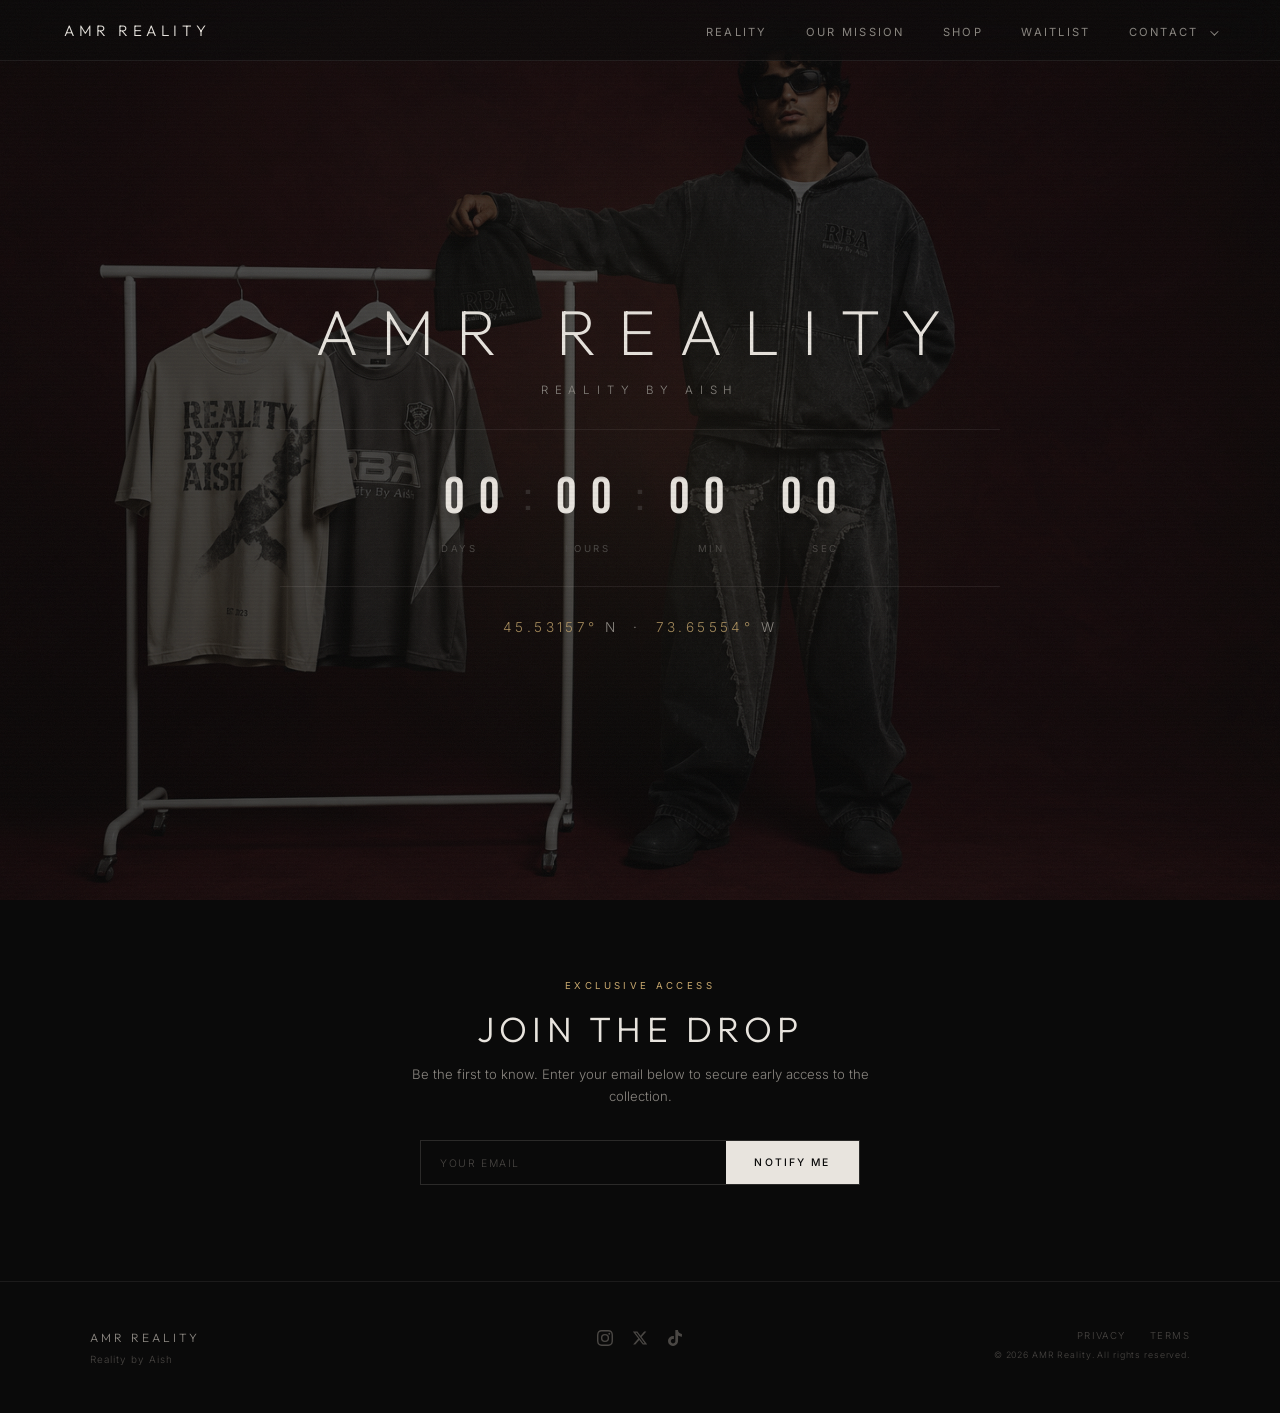
<file: index.html>
<!DOCTYPE html>
<html lang="en">
<head>
  <meta charset="UTF-8" />
  <meta name="viewport" content="width=device-width, initial-scale=1.0" />

  <!-- SEO -->
  <title>AMR Reality — Reality by Aish | Coming Soon</title>
  <meta name="description" content="AMR Reality is a premium fashion label by Aish. Rooted in Montreal, designed for everywhere. Join the waitlist for exclusive early access to the first drop." />
  <meta name="keywords" content="AMR Reality, Reality by Aish, RBA, streetwear, fashion, Montreal, premium clothing, limited drop" />
  <meta name="author" content="AMR Reality" />
  <meta name="robots" content="index, follow" />
  <link rel="canonical" href="https://amrreality.com/" />

  <!-- Open Graph -->
  <meta property="og:type" content="website" />
  <meta property="og:title" content="AMR Reality — Reality by Aish" />
  <meta property="og:description" content="Premium fashion rooted in Montreal. Join the waitlist for exclusive early access to the first drop." />
  <meta property="og:url" content="https://amrreality.com/" />
  <meta property="og:site_name" content="AMR Reality" />
  <meta property="og:image" content="https://amrreality.com/bg.png" />
  <meta property="og:image:width" content="1200" />
  <meta property="og:image:height" content="630" />

  <!-- Twitter Card -->
  <meta name="twitter:card" content="summary_large_image" />
  <meta name="twitter:title" content="AMR Reality — Reality by Aish" />
  <meta name="twitter:description" content="Premium fashion rooted in Montreal. Join the waitlist." />
  <meta name="twitter:image" content="https://amrreality.com/bg.png" />

  <!-- Favicon -->
  <link rel="icon" type="image/png" href="favicon.png" />
  <link rel="apple-touch-icon" href="favicon.png" />

  <!-- Theme -->
  <meta name="theme-color" content="#0a0a0a" />

  <!-- Structured Data -->
  <script type="application/ld+json">
  {
    "@context": "https://schema.org",
    "@type": "Organization",
    "name": "AMR Reality",
    "alternateName": "Reality by Aish",
    "url": "https://amrreality.com",
    "logo": "https://amrreality.com/favicon.png",
    "description": "Premium fashion label rooted in Montreal. Streetwear meets structure.",
    "sameAs": []
  }
  </script>

  <link rel="stylesheet" href="style.css" />
</head>
<body>

  <div class="scanlines" aria-hidden="true"></div>

  <!-- ═══ NAVBAR ═══ -->
  <nav class="navbar" id="navbar">
    <a href="index.html" class="navbar__brand">AMR Reality</a>
    <button class="navbar__hamburger" id="nav-toggle" aria-label="Toggle navigation">
      <span></span><span></span><span></span>
    </button>
    <ul class="navbar__links" id="nav-menu">
      <li><a href="index.html">Reality</a></li>
      <li><a href="mission.html">Our Mission</a></li>
      <li><a href="shop.html">Shop</a></li>
      <li><a href="#waitlist">Waitlist</a></li>
      <li class="navbar__dropdown" id="contact-dropdown">
        <button class="navbar__dropdown-toggle" aria-expanded="false">
          Contact <span class="navbar__dropdown-icon"></span>
        </button>
        <div class="navbar__dropdown-menu">
          <a href="#footer">Contact Us</a>
          <a href="modeling.html">Model With Us</a>
        </div>
      </li>
    </ul>
  </nav>

  <!-- ═══ HERO ═══ -->
  <section class="hero" id="hero">
    <div class="hero__inner">

      <header class="brand">
        <h1 class="brand__title">AMR Reality</h1>
        <p class="brand__subtitle">Reality by Aish</p>
      </header>

      <hr class="divider" />

      <section class="countdown-section" aria-label="Launch countdown">
        <div class="countdown" id="countdown">
          <div class="countdown__group">
            <div class="countdown__digits" id="cd-days"></div>
          </div>
          <span class="countdown__sep">:</span>
          <div class="countdown__group">
            <div class="countdown__digits" id="cd-hours"></div>
          </div>
          <span class="countdown__sep">:</span>
          <div class="countdown__group">
            <div class="countdown__digits" id="cd-minutes"></div>
          </div>
          <span class="countdown__sep">:</span>
          <div class="countdown__group">
            <div class="countdown__digits" id="cd-seconds"></div>
          </div>
        </div>
        <div class="countdown__labels">
          <span class="countdown__label">Days</span>
          <span class="countdown__label">Hours</span>
          <span class="countdown__label">Min</span>
          <span class="countdown__label">Sec</span>
        </div>
      </section>

      <hr class="divider" />

      <section class="coordinates">
        <p class="coordinates__text">
          <span class="coord-highlight">45.53157&deg;</span> N &nbsp;&middot;&nbsp;
          <span class="coord-highlight">73.65554&deg;</span> W
        </p>
      </section>

    </div>
  </section>

  <!-- ═══ WAITLIST ═══ -->
  <section class="waitlist" id="waitlist">
    <p class="waitlist__label">Exclusive Access</p>
    <h2 class="waitlist__heading">Join the Drop</h2>
    <p class="waitlist__desc">Be the first to know. Enter your email below to secure early access to the collection.</p>
    <form class="waitlist__form" id="waitlist-form" onsubmit="return false;">
      <input type="email" class="waitlist__input" id="waitlist-email" placeholder="Your email" required autocomplete="email" />
      <button type="submit" class="waitlist__btn" id="waitlist-btn">Notify Me</button>
    </form>
    <p class="waitlist__success" id="waitlist-success">You're on the list.</p>
  </section>

  <!-- ═══ FOOTER ═══ -->
  <footer class="site-footer" id="footer">
    <div class="footer__inner">
      <div class="footer__left">
        <p class="footer__brand">AMR Reality</p>
        <p class="footer__tagline">Reality by Aish</p>
      </div>
      <div class="footer__socials">
        <a href="#" aria-label="Instagram">
          <svg viewBox="0 0 24 24"><path d="M12 2.163c3.204 0 3.584.012 4.85.07 3.252.148 4.771 1.691 4.919 4.919.058 1.265.069 1.645.069 4.849 0 3.205-.012 3.584-.069 4.849-.149 3.225-1.664 4.771-4.919 4.919-1.266.058-1.644.07-4.85.07-3.204 0-3.584-.012-4.849-.07-3.26-.149-4.771-1.699-4.919-4.92-.058-1.265-.07-1.644-.07-4.849 0-3.204.013-3.583.07-4.849.149-3.227 1.664-4.771 4.919-4.919 1.266-.057 1.645-.069 4.849-.069zM12 0C8.741 0 8.333.014 7.053.072 2.695.272.273 2.69.073 7.052.014 8.333 0 8.741 0 12c0 3.259.014 3.668.072 4.948.2 4.358 2.618 6.78 6.98 6.98C8.333 23.986 8.741 24 12 24c3.259 0 3.668-.014 4.948-.072 4.354-.2 6.782-2.618 6.979-6.98.059-1.28.073-1.689.073-4.948 0-3.259-.014-3.667-.072-4.947-.196-4.354-2.617-6.78-6.979-6.98C15.668.014 15.259 0 12 0zm0 5.838a6.162 6.162 0 100 12.324 6.162 6.162 0 000-12.324zM12 16a4 4 0 110-8 4 4 0 010 8zm6.406-11.845a1.44 1.44 0 100 2.881 1.44 1.44 0 000-2.881z"/></svg>
        </a>
        <a href="#" aria-label="X">
          <svg viewBox="0 0 24 24"><path d="M18.244 2.25h3.308l-7.227 8.26 8.502 11.24H16.17l-5.214-6.817L4.99 21.75H1.68l7.73-8.835L1.254 2.25H8.08l4.713 6.231zm-1.161 17.52h1.833L7.084 4.126H5.117z"/></svg>
        </a>
        <a href="#" aria-label="TikTok">
          <svg viewBox="0 0 24 24"><path d="M12.525.02c1.31-.02 2.61-.01 3.91-.02.08 1.53.63 3.09 1.75 4.17 1.12 1.11 2.7 1.62 4.24 1.79v4.03c-1.44-.05-2.89-.35-4.2-.97-.57-.26-1.1-.59-1.62-.93-.01 2.92.01 5.84-.02 8.75-.08 1.4-.54 2.79-1.35 3.94-1.31 1.92-3.58 3.17-5.91 3.21-1.43.08-2.86-.31-4.08-1.03-2.02-1.19-3.44-3.37-3.65-5.71-.02-.5-.03-1-.01-1.49.18-1.9 1.12-3.72 2.58-4.96 1.66-1.44 3.98-2.13 6.15-1.72.02 1.48-.04 2.96-.04 4.44-.99-.32-2.15-.23-3.02.37-.63.41-1.11 1.04-1.36 1.75-.21.51-.15 1.07-.14 1.61.24 1.64 1.82 3.02 3.5 2.87 1.12-.01 2.19-.66 2.77-1.61.19-.33.4-.67.41-1.06.1-1.79.06-3.57.07-5.36.01-4.03-.01-8.05.02-12.07z"/></svg>
        </a>
      </div>
      <div class="footer__right">
        <div class="footer__links">
          <a href="privacy.html">Privacy</a>
          <a href="terms.html">Terms</a>
        </div>
        <p class="footer__copy">&copy; 2026 AMR Reality. All rights reserved.</p>
      </div>
    </div>
  </footer>

  <!-- ═══ MOBILE BOTTOM NAV ═══ -->
  <nav class="mobile-nav" id="mobile-nav">
    <a href="index.html" class="mobile-nav__item mobile-nav__active">
      <svg viewBox="0 0 24 24" fill="none" stroke="currentColor" stroke-width="1.5"><path d="M3 9.5L12 3l9 6.5V20a1 1 0 01-1 1H4a1 1 0 01-1-1V9.5z"/></svg>
      <span>Home</span>
    </a>
    <a href="shop.html" class="mobile-nav__item">
      <svg viewBox="0 0 24 24" fill="none" stroke="currentColor" stroke-width="1.5"><path d="M6 2L3 6v14a2 2 0 002 2h14a2 2 0 002-2V6l-3-4z"/><line x1="3" y1="6" x2="21" y2="6"/><path d="M16 10a4 4 0 01-8 0"/></svg>
      <span>Shop</span>
    </a>
    <button class="mobile-nav__item" id="mobile-search-btn">
      <svg viewBox="0 0 24 24" fill="none" stroke="currentColor" stroke-width="1.5"><circle cx="11" cy="11" r="8"/><line x1="21" y1="21" x2="16.65" y2="16.65"/></svg>
      <span>Search</span>
    </button>
    <a href="shop.html" class="mobile-nav__item">
      <svg viewBox="0 0 24 24" fill="none" stroke="currentColor" stroke-width="1.5"><circle cx="9" cy="21" r="1"/><circle cx="20" cy="21" r="1"/><path d="M1 1h4l2.68 13.39a2 2 0 002 1.61h9.72a2 2 0 002-1.61L23 6H6"/></svg>
      <span>Cart</span>
    </a>
    <a href="mission.html" class="mobile-nav__item">
      <svg viewBox="0 0 24 24" fill="none" stroke="currentColor" stroke-width="1.5"><path d="M20 21v-2a4 4 0 00-4-4H8a4 4 0 00-4 4v2"/><circle cx="12" cy="7" r="4"/></svg>
      <span>About</span>
    </a>
  </nav>

  <script src="script.js"></script>
</body>
</html>
</file>
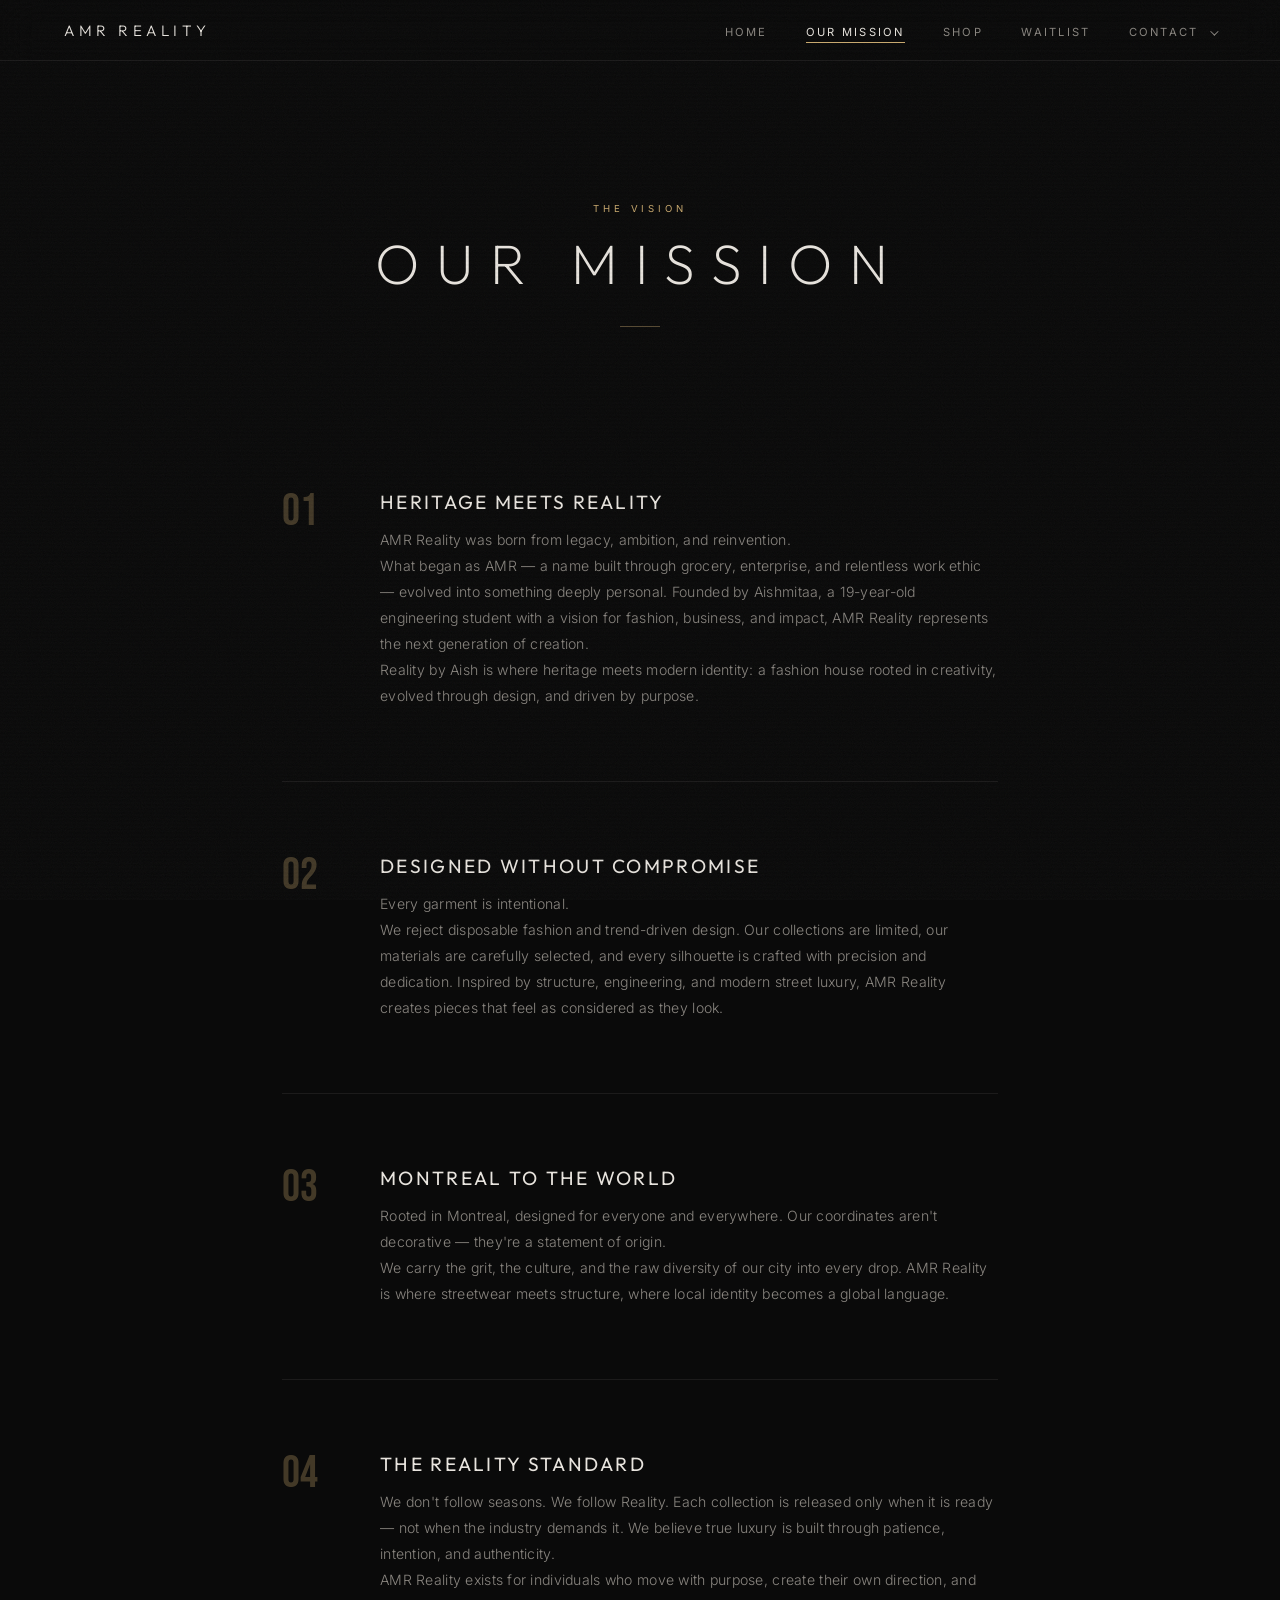
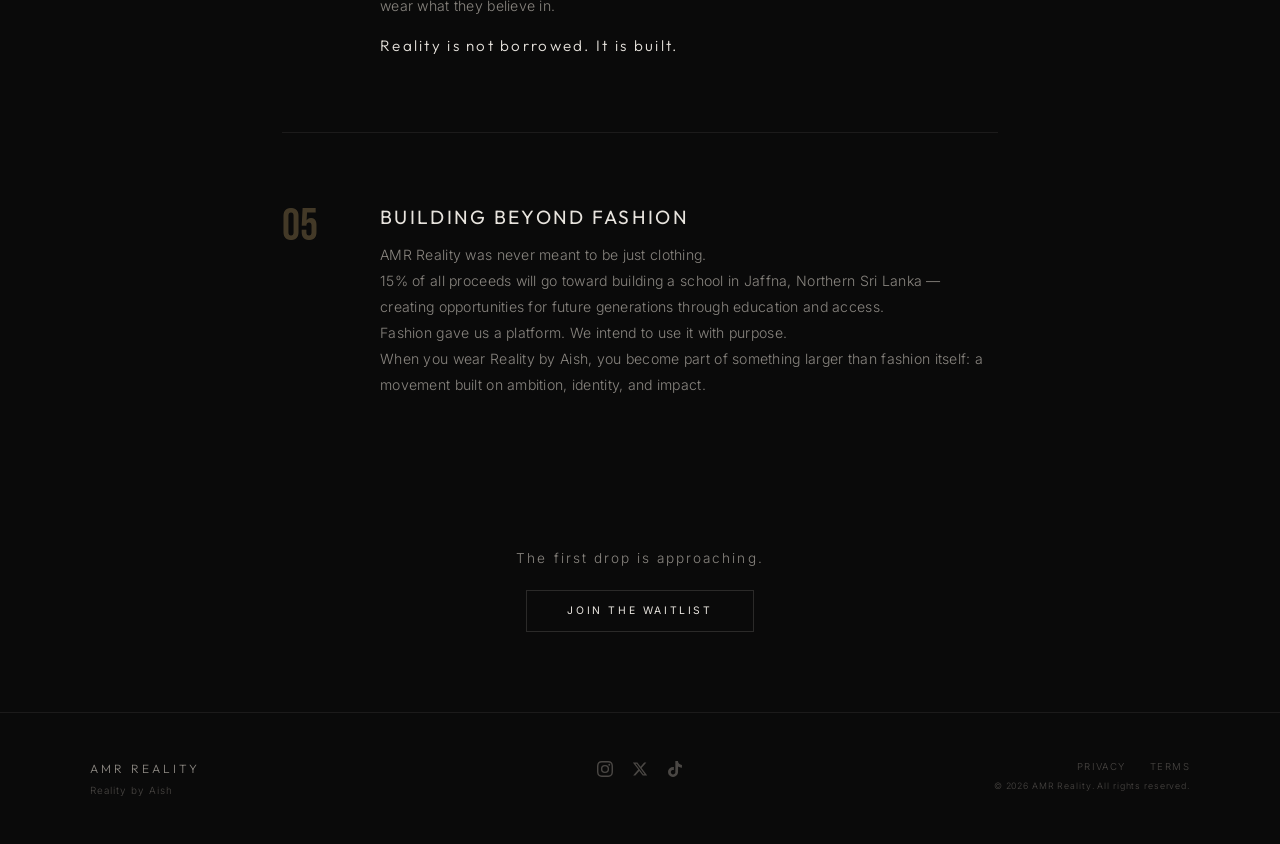
<file: mission.html>
<!DOCTYPE html>
<html lang="en">
<head>
  <meta charset="UTF-8" />
  <meta name="viewport" content="width=device-width, initial-scale=1.0" />

  <!-- SEO -->
  <title>Our Mission — AMR Reality | Reality by Aish</title>
  <meta name="description" content="Built on heritage, driven by vision. AMR Reality is a premium fashion label rooted in Montreal. 15% of proceeds go towards building a school in Jaffna, Sri Lanka." />
  <meta name="keywords" content="AMR Reality mission, Reality by Aish, fashion with purpose, Montreal streetwear, Jaffna school, social impact fashion" />
  <meta name="author" content="AMR Reality" />
  <meta name="robots" content="index, follow" />
  <link rel="canonical" href="https://amrreality.com/mission.html" />

  <!-- Open Graph -->
  <meta property="og:type" content="website" />
  <meta property="og:title" content="Our Mission — AMR Reality" />
  <meta property="og:description" content="Built on heritage, driven by vision. 15% of proceeds go towards building a school in Jaffna, Sri Lanka." />
  <meta property="og:url" content="https://amrreality.com/mission.html" />
  <meta property="og:site_name" content="AMR Reality" />
  <meta property="og:image" content="https://amrreality.com/bg.png" />

  <!-- Twitter Card -->
  <meta name="twitter:card" content="summary_large_image" />
  <meta name="twitter:title" content="Our Mission — AMR Reality" />
  <meta name="twitter:description" content="Built on heritage, driven by vision. Fashion with purpose." />
  <meta name="twitter:image" content="https://amrreality.com/bg.png" />

  <!-- Favicon -->
  <link rel="icon" type="image/png" href="favicon.png" />
  <link rel="apple-touch-icon" href="favicon.png" />

  <!-- Theme -->
  <meta name="theme-color" content="#0a0a0a" />

  <link rel="stylesheet" href="style.css" />
</head>
<body>

  <div class="scanlines" aria-hidden="true"></div>

  <!-- ═══ NAVBAR ═══ -->
  <nav class="navbar" id="navbar">
    <a href="index.html" class="navbar__brand">AMR Reality</a>
    <button class="navbar__hamburger" id="nav-toggle" aria-label="Toggle navigation">
      <span></span><span></span><span></span>
    </button>
    <ul class="navbar__links" id="nav-menu">
      <li><a href="index.html">Home</a></li>
      <li><a href="mission.html" class="navbar__active">Our Mission</a></li>
      <li><a href="shop.html">Shop</a></li>
      <li><a href="index.html#waitlist">Waitlist</a></li>
      <li class="navbar__dropdown" id="contact-dropdown">
        <button class="navbar__dropdown-toggle" aria-expanded="false">
          Contact <span class="navbar__dropdown-icon"></span>
        </button>
        <div class="navbar__dropdown-menu">
          <a href="index.html#footer">Contact Us</a>
          <a href="modeling.html">Model With Us</a>
        </div>
      </li>
    </ul>
  </nav>

  <!-- ═══ MISSION HERO ═══ -->
  <section class="mission-hero" id="mission-hero">
    <div class="mission-hero__inner">
      <p class="mission-hero__label">The Vision</p>
      <h1 class="mission-hero__title">Our Mission</h1>
      <div class="mission-hero__line"></div>
    </div>
  </section>

  <!-- ═══ MISSION CONTENT ═══ -->
  <section class="mission-content" id="mission-content">

    <!-- Block 1 -->
    <div class="mission-block">
      <div class="mission-block__number">01</div>
      <div class="mission-block__body">
        <h2 class="mission-block__heading">Heritage Meets Reality</h2>
        <p class="mission-block__text">
          AMR Reality was born from legacy, ambition, and reinvention.
        </p>
        <p class="mission-block__text">
          What began as AMR — a name built through grocery, enterprise, and relentless work ethic — 
          evolved into something deeply personal. Founded by Aishmitaa, a 19-year-old engineering student 
          with a vision for fashion, business, and impact, AMR Reality represents the next generation 
          of creation.
        </p>
        <p class="mission-block__text">
          Reality by Aish is where heritage meets modern identity: a fashion house rooted in creativity, 
          evolved through design, and driven by purpose.
        </p>
      </div>
    </div>

    <hr class="divider" />

    <!-- Block 2 -->
    <div class="mission-block">
      <div class="mission-block__number">02</div>
      <div class="mission-block__body">
        <h2 class="mission-block__heading">Designed Without Compromise</h2>
        <p class="mission-block__text">
          Every garment is intentional.
        </p>
        <p class="mission-block__text">
          We reject disposable fashion and trend-driven design. Our collections are limited, our 
          materials are carefully selected, and every silhouette is crafted with precision and 
          dedication. Inspired by structure, engineering, and modern street luxury, AMR Reality creates 
          pieces that feel as considered as they look.
        </p>
      </div>
    </div>

    <hr class="divider" />

    <!-- Block 3 -->
    <div class="mission-block">
      <div class="mission-block__number">03</div>
      <div class="mission-block__body">
        <h2 class="mission-block__heading">Montreal to the World</h2>
        <p class="mission-block__text">
          Rooted in Montreal, designed for everyone and everywhere. Our coordinates aren't 
          decorative — they're a statement of origin.
        </p>
        <p class="mission-block__text">
          We carry the grit, the culture, and the raw diversity of our city into every drop. AMR 
          Reality is where streetwear meets structure, where local identity becomes a global language.
        </p>
      </div>
    </div>

    <hr class="divider" />

    <!-- Block 4 -->
    <div class="mission-block">
      <div class="mission-block__number">04</div>
      <div class="mission-block__body">
        <h2 class="mission-block__heading">The Reality Standard</h2>
        <p class="mission-block__text">
          We don't follow seasons. We follow Reality. Each collection is released only when it is 
          ready — not when the industry demands it. We believe true luxury is built through patience, 
          intention, and authenticity.
        </p>
        <p class="mission-block__text">
          AMR Reality exists for individuals who move with purpose, create their own direction, and 
          wear what they believe in.
        </p>
        <p class="mission-block__text mission-block__emphasis">
          Reality is not borrowed. It is built.
        </p>
      </div>
    </div>

    <hr class="divider" />

    <!-- Block 5 -->
    <div class="mission-block">
      <div class="mission-block__number">05</div>
      <div class="mission-block__body">
        <h2 class="mission-block__heading">Building Beyond Fashion</h2>
        <p class="mission-block__text">
          AMR Reality was never meant to be just clothing.
        </p>
        <p class="mission-block__text">
          15% of all proceeds will go toward building a school in Jaffna, Northern Sri Lanka — 
          creating opportunities for future generations through education and access.
        </p>
        <p class="mission-block__text">
          Fashion gave us a platform. We intend to use it with purpose.
        </p>
        <p class="mission-block__text">
          When you wear Reality by Aish, you become part of something larger than fashion itself: 
          a movement built on ambition, identity, and impact.
        </p>
      </div>
    </div>

  </section>

  <!-- ═══ MISSION CTA ═══ -->
  <section class="mission-cta">
    <p class="mission-cta__text">The first drop is approaching.</p>
    <a href="index.html#waitlist" class="mission-cta__btn">Join the Waitlist</a>
  </section>

  <!-- ═══ FOOTER ═══ -->
  <footer class="site-footer" id="footer">
    <div class="footer__inner">
      <div class="footer__left">
        <p class="footer__brand">AMR Reality</p>
        <p class="footer__tagline">Reality by Aish</p>
      </div>
      <div class="footer__socials">
        <a href="#" aria-label="Instagram">
          <svg viewBox="0 0 24 24"><path d="M12 2.163c3.204 0 3.584.012 4.85.07 3.252.148 4.771 1.691 4.919 4.919.058 1.265.069 1.645.069 4.849 0 3.205-.012 3.584-.069 4.849-.149 3.225-1.664 4.771-4.919 4.919-1.266.058-1.644.07-4.85.07-3.204 0-3.584-.012-4.849-.07-3.26-.149-4.771-1.699-4.919-4.92-.058-1.265-.07-1.644-.07-4.849 0-3.204.013-3.583.07-4.849.149-3.227 1.664-4.771 4.919-4.919 1.266-.057 1.645-.069 4.849-.069zM12 0C8.741 0 8.333.014 7.053.072 2.695.272.273 2.69.073 7.052.014 8.333 0 8.741 0 12c0 3.259.014 3.668.072 4.948.2 4.358 2.618 6.78 6.98 6.98C8.333 23.986 8.741 24 12 24c3.259 0 3.668-.014 4.948-.072 4.354-.2 6.782-2.618 6.979-6.98.059-1.28.073-1.689.073-4.948 0-3.259-.014-3.667-.072-4.947-.196-4.354-2.617-6.78-6.979-6.98C15.668.014 15.259 0 12 0zm0 5.838a6.162 6.162 0 100 12.324 6.162 6.162 0 000-12.324zM12 16a4 4 0 110-8 4 4 0 010 8zm6.406-11.845a1.44 1.44 0 100 2.881 1.44 1.44 0 000-2.881z"/></svg>
        </a>
        <a href="#" aria-label="X">
          <svg viewBox="0 0 24 24"><path d="M18.244 2.25h3.308l-7.227 8.26 8.502 11.24H16.17l-5.214-6.817L4.99 21.75H1.68l7.73-8.835L1.254 2.25H8.08l4.713 6.231zm-1.161 17.52h1.833L7.084 4.126H5.117z"/></svg>
        </a>
        <a href="#" aria-label="TikTok">
          <svg viewBox="0 0 24 24"><path d="M12.525.02c1.31-.02 2.61-.01 3.91-.02.08 1.53.63 3.09 1.75 4.17 1.12 1.11 2.7 1.62 4.24 1.79v4.03c-1.44-.05-2.89-.35-4.2-.97-.57-.26-1.1-.59-1.62-.93-.01 2.92.01 5.84-.02 8.75-.08 1.4-.54 2.79-1.35 3.94-1.31 1.92-3.58 3.17-5.91 3.21-1.43.08-2.86-.31-4.08-1.03-2.02-1.19-3.44-3.37-3.65-5.71-.02-.5-.03-1-.01-1.49.18-1.9 1.12-3.72 2.58-4.96 1.66-1.44 3.98-2.13 6.15-1.72.02 1.48-.04 2.96-.04 4.44-.99-.32-2.15-.23-3.02.37-.63.41-1.11 1.04-1.36 1.75-.21.51-.15 1.07-.14 1.61.24 1.64 1.82 3.02 3.5 2.87 1.12-.01 2.19-.66 2.77-1.61.19-.33.4-.67.41-1.06.1-1.79.06-3.57.07-5.36.01-4.03-.01-8.05.02-12.07z"/></svg>
        </a>
      </div>
      <div class="footer__right">
        <div class="footer__links">
          <a href="privacy.html">Privacy</a>
          <a href="terms.html">Terms</a>
        </div>
        <p class="footer__copy">&copy; 2026 AMR Reality. All rights reserved.</p>
      </div>
    </div>
  </footer>

  <!-- ═══ MOBILE BOTTOM NAV ═══ -->
  <nav class="mobile-nav" id="mobile-nav">
    <a href="index.html" class="mobile-nav__item">
      <svg viewBox="0 0 24 24" fill="none" stroke="currentColor" stroke-width="1.5"><path d="M3 9.5L12 3l9 6.5V20a1 1 0 01-1 1H4a1 1 0 01-1-1V9.5z"/></svg>
      <span>Home</span>
    </a>
    <a href="shop.html" class="mobile-nav__item">
      <svg viewBox="0 0 24 24" fill="none" stroke="currentColor" stroke-width="1.5"><path d="M6 2L3 6v14a2 2 0 002 2h14a2 2 0 002-2V6l-3-4z"/><line x1="3" y1="6" x2="21" y2="6"/><path d="M16 10a4 4 0 01-8 0"/></svg>
      <span>Shop</span>
    </a>
    <button class="mobile-nav__item" id="mobile-search-btn">
      <svg viewBox="0 0 24 24" fill="none" stroke="currentColor" stroke-width="1.5"><circle cx="11" cy="11" r="8"/><line x1="21" y1="21" x2="16.65" y2="16.65"/></svg>
      <span>Search</span>
    </button>
    <a href="shop.html" class="mobile-nav__item">
      <svg viewBox="0 0 24 24" fill="none" stroke="currentColor" stroke-width="1.5"><circle cx="9" cy="21" r="1"/><circle cx="20" cy="21" r="1"/><path d="M1 1h4l2.68 13.39a2 2 0 002 1.61h9.72a2 2 0 002-1.61L23 6H6"/></svg>
      <span>Cart</span>
    </a>
    <a href="mission.html" class="mobile-nav__item mobile-nav__active">
      <svg viewBox="0 0 24 24" fill="none" stroke="currentColor" stroke-width="1.5"><path d="M20 21v-2a4 4 0 00-4-4H8a4 4 0 00-4 4v2"/><circle cx="12" cy="7" r="4"/></svg>
      <span>About</span>
    </a>
  </nav>

  <script src="nav.js"></script>

</body>
</html>
</file>
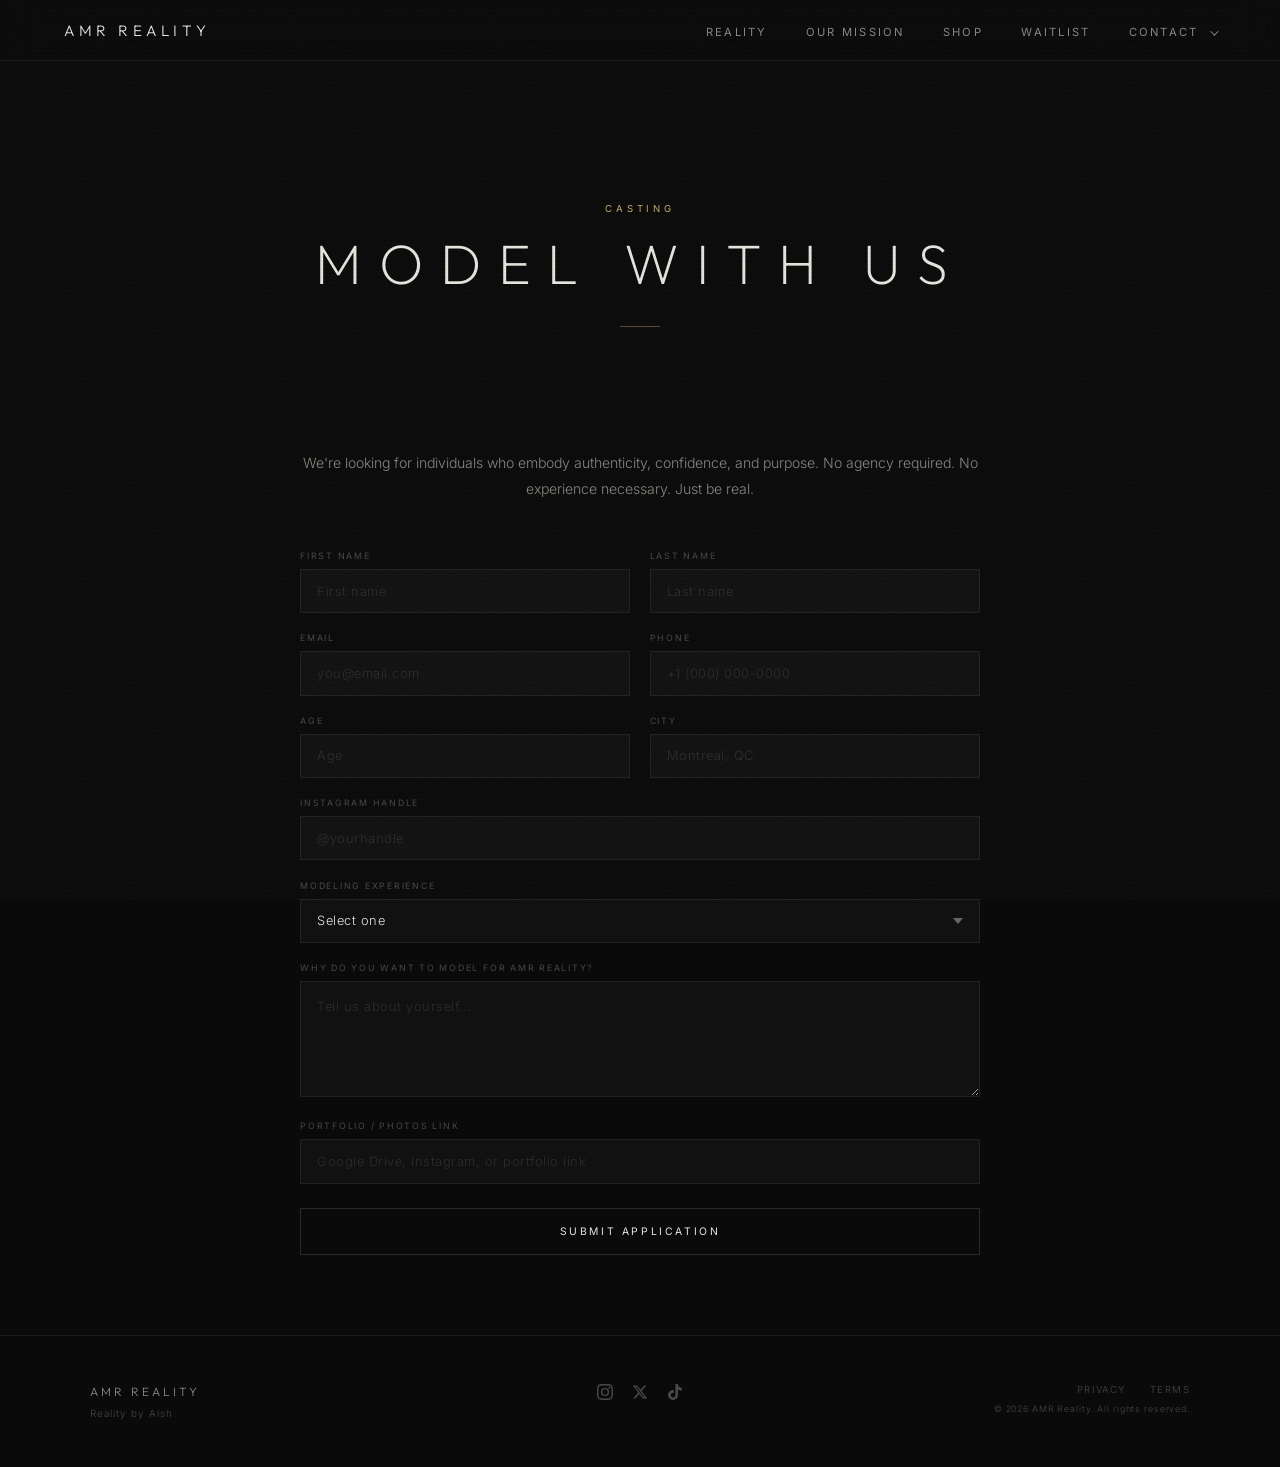
<file: modeling.html>
<!DOCTYPE html>
<html lang="en">
<head>
  <meta charset="UTF-8" />
  <meta name="viewport" content="width=device-width, initial-scale=1.0" />

  <!-- SEO -->
  <title>Model With Us — AMR Reality</title>
  <meta name="description" content="Apply to model for AMR Reality. We're looking for individuals who embody authenticity, confidence, and purpose." />
  <meta name="robots" content="index, follow" />
  <link rel="canonical" href="https://amrreality.com/modeling.html" />

  <!-- Open Graph -->
  <meta property="og:type" content="website" />
  <meta property="og:title" content="Model With Us — AMR Reality" />
  <meta property="og:description" content="Apply to model for AMR Reality. We're looking for individuals who embody authenticity." />
  <meta property="og:url" content="https://amrreality.com/modeling.html" />
  <meta property="og:site_name" content="AMR Reality" />
  <meta property="og:image" content="https://amrreality.com/bg.png" />

  <!-- Favicon -->
  <link rel="icon" type="image/png" href="favicon.png" />
  <link rel="apple-touch-icon" href="favicon.png" />
  <meta name="theme-color" content="#0a0a0a" />

  <link rel="stylesheet" href="style.css" />
</head>
<body>

  <div class="scanlines" aria-hidden="true"></div>

  <!-- ═══ NAVBAR ═══ -->
  <nav class="navbar" id="navbar">
    <a href="index.html" class="navbar__brand">AMR Reality</a>
    <button class="navbar__hamburger" id="nav-toggle" aria-label="Toggle navigation">
      <span></span><span></span><span></span>
    </button>
    <ul class="navbar__links" id="nav-menu">
      <li><a href="index.html">Reality</a></li>
      <li><a href="mission.html">Our Mission</a></li>
      <li><a href="shop.html">Shop</a></li>
      <li><a href="index.html#waitlist">Waitlist</a></li>
      <li class="navbar__dropdown" id="contact-dropdown">
        <button class="navbar__dropdown-toggle" aria-expanded="false">
          Contact <span class="navbar__dropdown-icon"></span>
        </button>
        <div class="navbar__dropdown-menu">
          <a href="index.html#footer">Contact Us</a>
          <a href="modeling.html">Model With Us</a>
        </div>
      </li>
    </ul>
  </nav>

  <!-- ═══ MODEL HERO ═══ -->
  <section class="mission-hero" id="model-hero">
    <div class="mission-hero__inner">
      <p class="mission-hero__label">Casting</p>
      <h1 class="mission-hero__title">Model With Us</h1>
      <div class="mission-hero__line"></div>
    </div>
  </section>

  <!-- ═══ MODEL FORM ═══ -->
  <section class="model-section" id="model-form">
    <div class="model-section__inner">

      <p class="model-section__intro">
        We're looking for individuals who embody authenticity, confidence, and purpose. 
        No agency required. No experience necessary. Just be real.
      </p>

      <form class="model-form" id="modeling-form" autocomplete="off">

        <div class="model-form__row">
          <div class="model-form__field">
            <label for="model-first" class="model-form__label">First Name</label>
            <input type="text" id="model-first" name="first_name" required class="model-form__input" placeholder="First name" />
          </div>
          <div class="model-form__field">
            <label for="model-last" class="model-form__label">Last Name</label>
            <input type="text" id="model-last" name="last_name" required class="model-form__input" placeholder="Last name" />
          </div>
        </div>

        <div class="model-form__row">
          <div class="model-form__field">
            <label for="model-email" class="model-form__label">Email</label>
            <input type="email" id="model-email" name="email" required class="model-form__input" placeholder="you@email.com" />
          </div>
          <div class="model-form__field">
            <label for="model-phone" class="model-form__label">Phone</label>
            <input type="tel" id="model-phone" name="phone" class="model-form__input" placeholder="+1 (000) 000-0000" />
          </div>
        </div>

        <div class="model-form__row">
          <div class="model-form__field">
            <label for="model-age" class="model-form__label">Age</label>
            <input type="number" id="model-age" name="age" min="16" max="99" required class="model-form__input" placeholder="Age" />
          </div>
          <div class="model-form__field">
            <label for="model-city" class="model-form__label">City</label>
            <input type="text" id="model-city" name="city" required class="model-form__input" placeholder="Montreal, QC" />
          </div>
        </div>

        <div class="model-form__row model-form__row--full">
          <div class="model-form__field">
            <label for="model-instagram" class="model-form__label">Instagram Handle</label>
            <input type="text" id="model-instagram" name="instagram" class="model-form__input" placeholder="@yourhandle" />
          </div>
        </div>

        <div class="model-form__row model-form__row--full">
          <div class="model-form__field">
            <label for="model-experience" class="model-form__label">Modeling Experience</label>
            <select id="model-experience" name="experience" required class="model-form__input model-form__select">
              <option value="" disabled selected>Select one</option>
              <option value="none">No experience</option>
              <option value="some">Some experience</option>
              <option value="professional">Professional / Agency represented</option>
            </select>
          </div>
        </div>

        <div class="model-form__row model-form__row--full">
          <div class="model-form__field">
            <label for="model-message" class="model-form__label">Why do you want to model for AMR Reality?</label>
            <textarea id="model-message" name="message" rows="4" class="model-form__input model-form__textarea" placeholder="Tell us about yourself..."></textarea>
          </div>
        </div>

        <div class="model-form__row model-form__row--full">
          <div class="model-form__field">
            <label for="model-portfolio" class="model-form__label">Portfolio / Photos Link</label>
            <input type="url" id="model-portfolio" name="portfolio" class="model-form__input" placeholder="Google Drive, Instagram, or portfolio link" />
          </div>
        </div>

        <button type="submit" class="model-form__submit">Submit Application</button>
      </form>

      <!-- Success State -->
      <div class="model-success" id="model-success">
        <p class="model-success__title">Application Received</p>
        <p class="model-success__text">We'll review your submission and be in touch if you're a fit. Thank you.</p>
      </div>

    </div>
  </section>

  <!-- ═══ FOOTER ═══ -->
  <footer class="site-footer" id="footer">
    <div class="footer__inner">
      <div class="footer__left">
        <p class="footer__brand">AMR Reality</p>
        <p class="footer__tagline">Reality by Aish</p>
      </div>
      <div class="footer__socials">
        <a href="#" aria-label="Instagram">
          <svg viewBox="0 0 24 24"><path d="M12 2.163c3.204 0 3.584.012 4.85.07 3.252.148 4.771 1.691 4.919 4.919.058 1.265.069 1.645.069 4.849 0 3.205-.012 3.584-.069 4.849-.149 3.225-1.664 4.771-4.919 4.919-1.266.058-1.644.07-4.85.07-3.204 0-3.584-.012-4.849-.07-3.26-.149-4.771-1.699-4.919-4.92-.058-1.265-.07-1.644-.07-4.849 0-3.204.013-3.583.07-4.849.149-3.227 1.664-4.771 4.919-4.919 1.266-.057 1.645-.069 4.849-.069zM12 0C8.741 0 8.333.014 7.053.072 2.695.272.273 2.69.073 7.052.014 8.333 0 8.741 0 12c0 3.259.014 3.668.072 4.948.2 4.358 2.618 6.78 6.98 6.98C8.333 23.986 8.741 24 12 24c3.259 0 3.668-.014 4.948-.072 4.354-.2 6.782-2.618 6.979-6.98.059-1.28.073-1.689.073-4.948 0-3.259-.014-3.667-.072-4.947-.196-4.354-2.617-6.78-6.979-6.98C15.668.014 15.259 0 12 0zm0 5.838a6.162 6.162 0 100 12.324 6.162 6.162 0 000-12.324zM12 16a4 4 0 110-8 4 4 0 010 8zm6.406-11.845a1.44 1.44 0 100 2.881 1.44 1.44 0 000-2.881z"/></svg>
        </a>
        <a href="#" aria-label="X">
          <svg viewBox="0 0 24 24"><path d="M18.244 2.25h3.308l-7.227 8.26 8.502 11.24H16.17l-5.214-6.817L4.99 21.75H1.68l7.73-8.835L1.254 2.25H8.08l4.713 6.231zm-1.161 17.52h1.833L7.084 4.126H5.117z"/></svg>
        </a>
        <a href="#" aria-label="TikTok">
          <svg viewBox="0 0 24 24"><path d="M12.525.02c1.31-.02 2.61-.01 3.91-.02.08 1.53.63 3.09 1.75 4.17 1.12 1.11 2.7 1.62 4.24 1.79v4.03c-1.44-.05-2.89-.35-4.2-.97-.57-.26-1.1-.59-1.62-.93-.01 2.92.01 5.84-.02 8.75-.08 1.4-.54 2.79-1.35 3.94-1.31 1.92-3.58 3.17-5.91 3.21-1.43.08-2.86-.31-4.08-1.03-2.02-1.19-3.44-3.37-3.65-5.71-.02-.5-.03-1-.01-1.49.18-1.9 1.12-3.72 2.58-4.96 1.66-1.44 3.98-2.13 6.15-1.72.02 1.48-.04 2.96-.04 4.44-.99-.32-2.15-.23-3.02.37-.63.41-1.11 1.04-1.36 1.75-.21.51-.15 1.07-.14 1.61.24 1.64 1.82 3.02 3.5 2.87 1.12-.01 2.19-.66 2.77-1.61.19-.33.4-.67.41-1.06.1-1.79.06-3.57.07-5.36.01-4.03-.01-8.05.02-12.07z"/></svg>
        </a>
      </div>
      <div class="footer__right">
        <div class="footer__links">
          <a href="privacy.html">Privacy</a>
          <a href="terms.html">Terms</a>
        </div>
        <p class="footer__copy">&copy; 2026 AMR Reality. All rights reserved.</p>
      </div>
    </div>
  </footer>

  <!-- ═══ MOBILE BOTTOM NAV ═══ -->
  <nav class="mobile-nav" id="mobile-nav">
    <a href="index.html" class="mobile-nav__item">
      <svg viewBox="0 0 24 24" fill="none" stroke="currentColor" stroke-width="1.5"><path d="M3 9.5L12 3l9 6.5V20a1 1 0 01-1 1H4a1 1 0 01-1-1V9.5z"/></svg>
      <span>Home</span>
    </a>
    <a href="shop.html" class="mobile-nav__item">
      <svg viewBox="0 0 24 24" fill="none" stroke="currentColor" stroke-width="1.5"><path d="M6 2L3 6v14a2 2 0 002 2h14a2 2 0 002-2V6l-3-4z"/><line x1="3" y1="6" x2="21" y2="6"/><path d="M16 10a4 4 0 01-8 0"/></svg>
      <span>Shop</span>
    </a>
    <button class="mobile-nav__item" id="mobile-search-btn">
      <svg viewBox="0 0 24 24" fill="none" stroke="currentColor" stroke-width="1.5"><circle cx="11" cy="11" r="8"/><line x1="21" y1="21" x2="16.65" y2="16.65"/></svg>
      <span>Search</span>
    </button>
    <a href="shop.html" class="mobile-nav__item">
      <svg viewBox="0 0 24 24" fill="none" stroke="currentColor" stroke-width="1.5"><circle cx="9" cy="21" r="1"/><circle cx="20" cy="21" r="1"/><path d="M1 1h4l2.68 13.39a2 2 0 002 1.61h9.72a2 2 0 002-1.61L23 6H6"/></svg>
      <span>Cart</span>
    </a>
    <a href="mission.html" class="mobile-nav__item">
      <svg viewBox="0 0 24 24" fill="none" stroke="currentColor" stroke-width="1.5"><path d="M20 21v-2a4 4 0 00-4-4H8a4 4 0 00-4 4v2"/><circle cx="12" cy="7" r="4"/></svg>
      <span>About</span>
    </a>
  </nav>

  <script>
  (function () {
    // Hamburger
    var navToggle = document.getElementById('nav-toggle');
    var navMenu = document.getElementById('nav-menu');
    if (navToggle && navMenu) {
      navToggle.addEventListener('click', function () {
        navToggle.classList.toggle('open');
        navMenu.classList.toggle('open');
      });
      navMenu.querySelectorAll('a').forEach(function (link) {
        link.addEventListener('click', function () {
          navToggle.classList.remove('open');
          navMenu.classList.remove('open');
        });
      });
    }

    // Dropdown
    var dropdown = document.getElementById('contact-dropdown');
    if (dropdown) {
      var toggle = dropdown.querySelector('.navbar__dropdown-toggle');
      toggle.addEventListener('click', function (e) {
        e.stopPropagation();
        dropdown.classList.toggle('open');
      });
      document.addEventListener('click', function (e) {
        if (!dropdown.contains(e.target)) dropdown.classList.remove('open');
      });
    }

    // Form submit
    var form = document.getElementById('modeling-form');
    var success = document.getElementById('model-success');
    if (form) {
      form.addEventListener('submit', function (e) {
        e.preventDefault();
        form.style.display = 'none';
        if (success) success.classList.add('visible');
      });
    }
  })();
  </script>

</body>
</html>
</file>
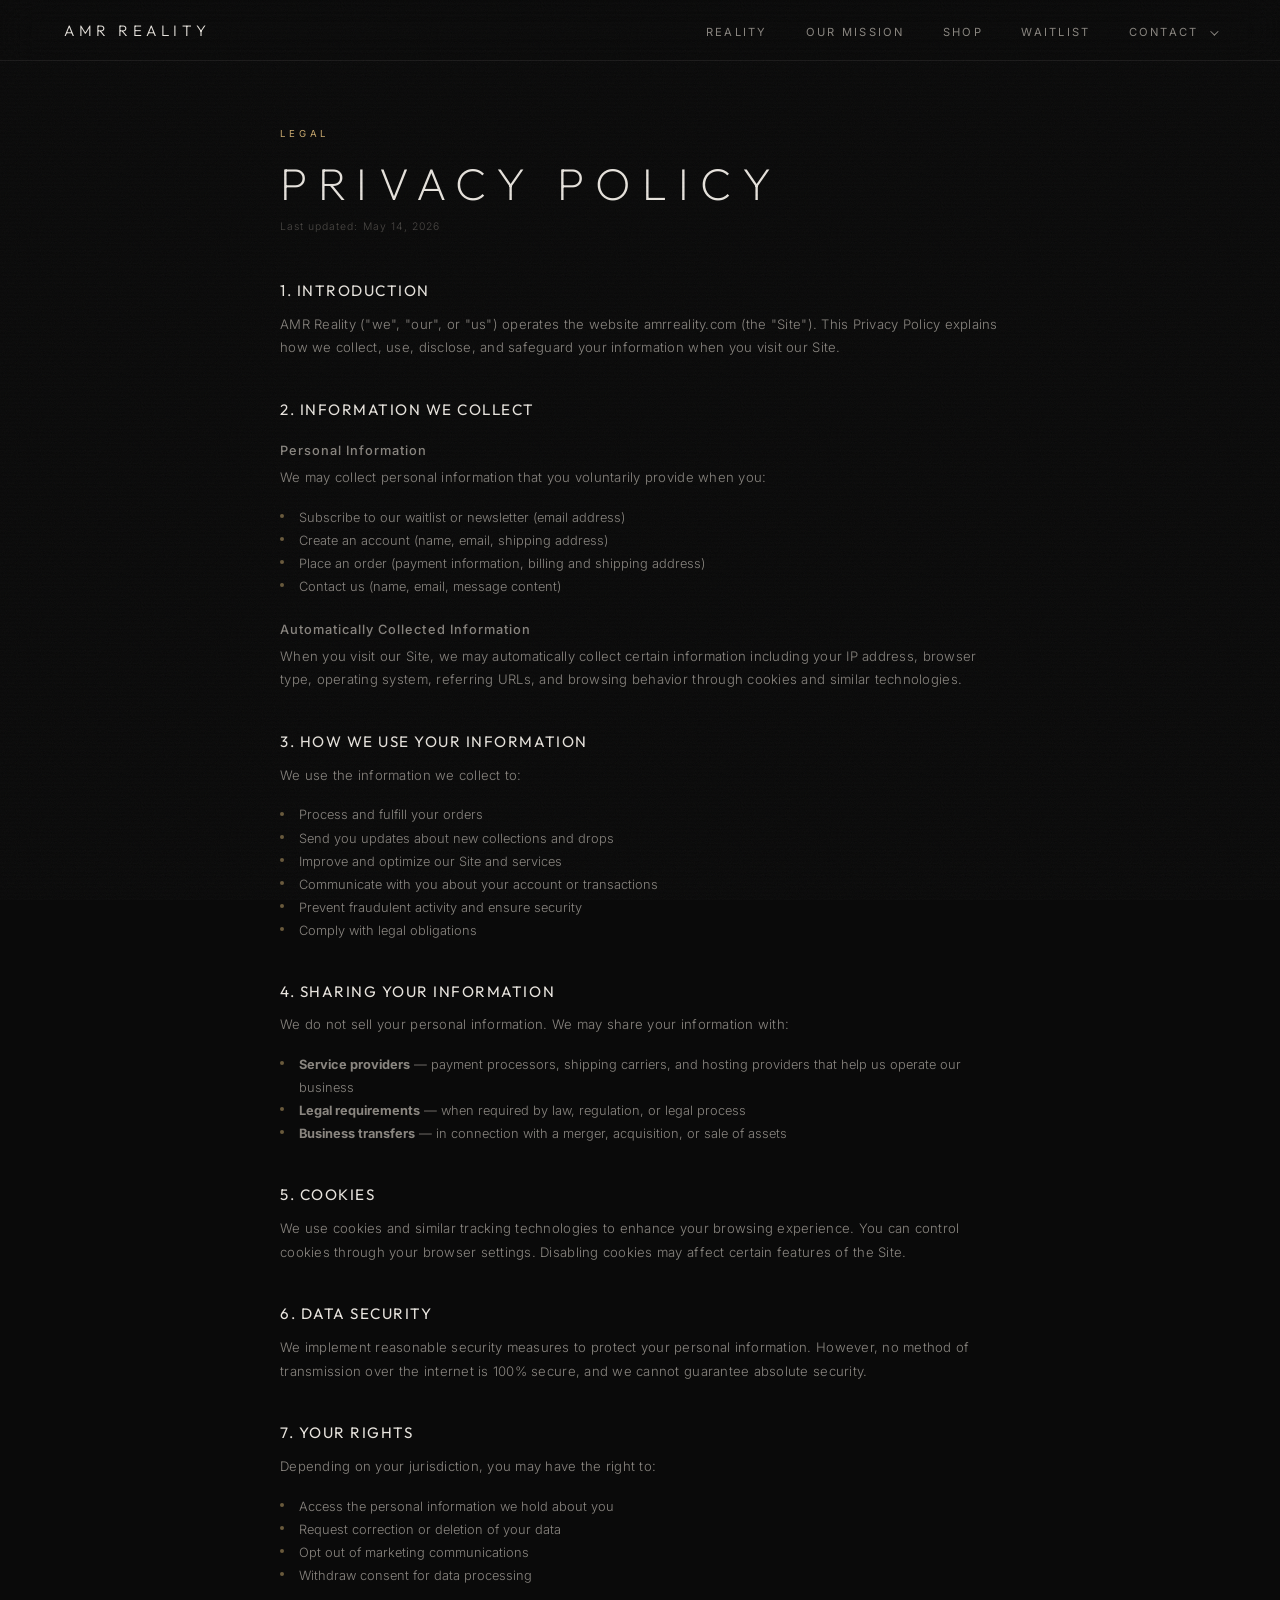
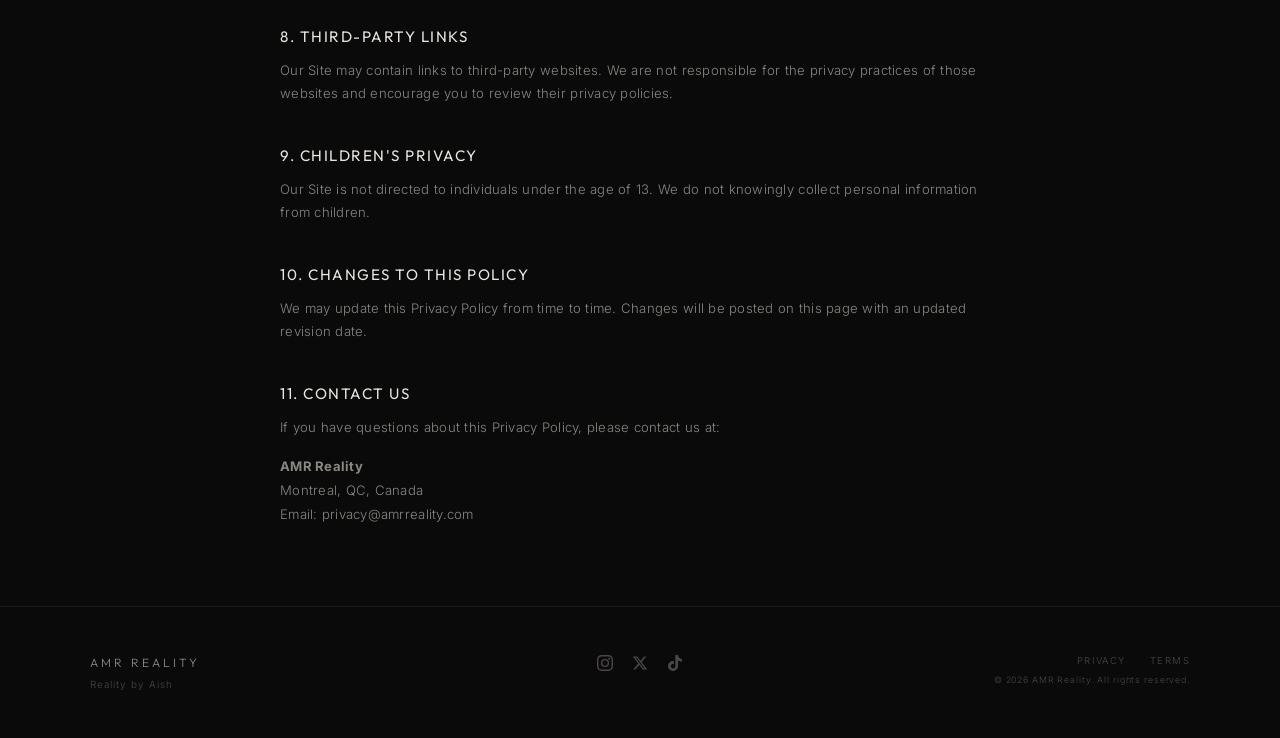
<file: privacy.html>
<!DOCTYPE html>
<html lang="en">
<head>
  <meta charset="UTF-8" />
  <meta name="viewport" content="width=device-width, initial-scale=1.0" />

  <!-- SEO -->
  <title>Privacy Policy — AMR Reality</title>
  <meta name="description" content="AMR Reality Privacy Policy. Learn how we collect, use, and protect your personal information." />
  <meta name="robots" content="index, follow" />
  <link rel="canonical" href="https://amrreality.com/privacy.html" />

  <!-- Favicon -->
  <link rel="icon" type="image/png" href="favicon.png" />
  <link rel="apple-touch-icon" href="favicon.png" />
  <meta name="theme-color" content="#0a0a0a" />

  <link rel="stylesheet" href="style.css" />
</head>
<body>

  <div class="scanlines" aria-hidden="true"></div>

  <!-- ═══ NAVBAR ═══ -->
  <nav class="navbar" id="navbar">
    <a href="index.html" class="navbar__brand">AMR Reality</a>
    <button class="navbar__hamburger" id="nav-toggle" aria-label="Toggle navigation">
      <span></span><span></span><span></span>
    </button>
    <ul class="navbar__links" id="nav-menu">
      <li><a href="index.html">Reality</a></li>
      <li><a href="mission.html">Our Mission</a></li>
      <li><a href="shop.html">Shop</a></li>
      <li><a href="index.html#waitlist">Waitlist</a></li>
      <li class="navbar__dropdown" id="contact-dropdown">
        <button class="navbar__dropdown-toggle" aria-expanded="false">
          Contact <span class="navbar__dropdown-icon"></span>
        </button>
        <div class="navbar__dropdown-menu">
          <a href="index.html#footer">Contact Us</a>
          <a href="modeling.html">Model With Us</a>
        </div>
      </li>
    </ul>
  </nav>

  <!-- ═══ LEGAL CONTENT ═══ -->
  <section class="legal" id="legal">
    <div class="legal__inner">
      <p class="legal__label">Legal</p>
      <h1 class="legal__title">Privacy Policy</h1>
      <p class="legal__updated">Last updated: May 14, 2026</p>

      <div class="legal__body">
        <h2>1. Introduction</h2>
        <p>AMR Reality ("we", "our", or "us") operates the website amrreality.com (the "Site"). This Privacy Policy explains how we collect, use, disclose, and safeguard your information when you visit our Site.</p>

        <h2>2. Information We Collect</h2>
        <h3>Personal Information</h3>
        <p>We may collect personal information that you voluntarily provide when you:</p>
        <ul>
          <li>Subscribe to our waitlist or newsletter (email address)</li>
          <li>Create an account (name, email, shipping address)</li>
          <li>Place an order (payment information, billing and shipping address)</li>
          <li>Contact us (name, email, message content)</li>
        </ul>

        <h3>Automatically Collected Information</h3>
        <p>When you visit our Site, we may automatically collect certain information including your IP address, browser type, operating system, referring URLs, and browsing behavior through cookies and similar technologies.</p>

        <h2>3. How We Use Your Information</h2>
        <p>We use the information we collect to:</p>
        <ul>
          <li>Process and fulfill your orders</li>
          <li>Send you updates about new collections and drops</li>
          <li>Improve and optimize our Site and services</li>
          <li>Communicate with you about your account or transactions</li>
          <li>Prevent fraudulent activity and ensure security</li>
          <li>Comply with legal obligations</li>
        </ul>

        <h2>4. Sharing Your Information</h2>
        <p>We do not sell your personal information. We may share your information with:</p>
        <ul>
          <li><strong>Service providers</strong> — payment processors, shipping carriers, and hosting providers that help us operate our business</li>
          <li><strong>Legal requirements</strong> — when required by law, regulation, or legal process</li>
          <li><strong>Business transfers</strong> — in connection with a merger, acquisition, or sale of assets</li>
        </ul>

        <h2>5. Cookies</h2>
        <p>We use cookies and similar tracking technologies to enhance your browsing experience. You can control cookies through your browser settings. Disabling cookies may affect certain features of the Site.</p>

        <h2>6. Data Security</h2>
        <p>We implement reasonable security measures to protect your personal information. However, no method of transmission over the internet is 100% secure, and we cannot guarantee absolute security.</p>

        <h2>7. Your Rights</h2>
        <p>Depending on your jurisdiction, you may have the right to:</p>
        <ul>
          <li>Access the personal information we hold about you</li>
          <li>Request correction or deletion of your data</li>
          <li>Opt out of marketing communications</li>
          <li>Withdraw consent for data processing</li>
        </ul>

        <h2>8. Third-Party Links</h2>
        <p>Our Site may contain links to third-party websites. We are not responsible for the privacy practices of those websites and encourage you to review their privacy policies.</p>

        <h2>9. Children's Privacy</h2>
        <p>Our Site is not directed to individuals under the age of 13. We do not knowingly collect personal information from children.</p>

        <h2>10. Changes to This Policy</h2>
        <p>We may update this Privacy Policy from time to time. Changes will be posted on this page with an updated revision date.</p>

        <h2>11. Contact Us</h2>
        <p>If you have questions about this Privacy Policy, please contact us at:</p>
        <p><strong>AMR Reality</strong><br />Montreal, QC, Canada<br />Email: privacy@amrreality.com</p>
      </div>
    </div>
  </section>

  <!-- ═══ FOOTER ═══ -->
  <footer class="site-footer" id="footer">
    <div class="footer__inner">
      <div class="footer__left">
        <p class="footer__brand">AMR Reality</p>
        <p class="footer__tagline">Reality by Aish</p>
      </div>
      <div class="footer__socials">
        <a href="#" aria-label="Instagram">
          <svg viewBox="0 0 24 24"><path d="M12 2.163c3.204 0 3.584.012 4.85.07 3.252.148 4.771 1.691 4.919 4.919.058 1.265.069 1.645.069 4.849 0 3.205-.012 3.584-.069 4.849-.149 3.225-1.664 4.771-4.919 4.919-1.266.058-1.644.07-4.85.07-3.204 0-3.584-.012-4.849-.07-3.26-.149-4.771-1.699-4.919-4.92-.058-1.265-.07-1.644-.07-4.849 0-3.204.013-3.583.07-4.849.149-3.227 1.664-4.771 4.919-4.919 1.266-.057 1.645-.069 4.849-.069zM12 0C8.741 0 8.333.014 7.053.072 2.695.272.273 2.69.073 7.052.014 8.333 0 8.741 0 12c0 3.259.014 3.668.072 4.948.2 4.358 2.618 6.78 6.98 6.98C8.333 23.986 8.741 24 12 24c3.259 0 3.668-.014 4.948-.072 4.354-.2 6.782-2.618 6.979-6.98.059-1.28.073-1.689.073-4.948 0-3.259-.014-3.667-.072-4.947-.196-4.354-2.617-6.78-6.979-6.98C15.668.014 15.259 0 12 0zm0 5.838a6.162 6.162 0 100 12.324 6.162 6.162 0 000-12.324zM12 16a4 4 0 110-8 4 4 0 010 8zm6.406-11.845a1.44 1.44 0 100 2.881 1.44 1.44 0 000-2.881z"/></svg>
        </a>
        <a href="#" aria-label="X">
          <svg viewBox="0 0 24 24"><path d="M18.244 2.25h3.308l-7.227 8.26 8.502 11.24H16.17l-5.214-6.817L4.99 21.75H1.68l7.73-8.835L1.254 2.25H8.08l4.713 6.231zm-1.161 17.52h1.833L7.084 4.126H5.117z"/></svg>
        </a>
        <a href="#" aria-label="TikTok">
          <svg viewBox="0 0 24 24"><path d="M12.525.02c1.31-.02 2.61-.01 3.91-.02.08 1.53.63 3.09 1.75 4.17 1.12 1.11 2.7 1.62 4.24 1.79v4.03c-1.44-.05-2.89-.35-4.2-.97-.57-.26-1.1-.59-1.62-.93-.01 2.92.01 5.84-.02 8.75-.08 1.4-.54 2.79-1.35 3.94-1.31 1.92-3.58 3.17-5.91 3.21-1.43.08-2.86-.31-4.08-1.03-2.02-1.19-3.44-3.37-3.65-5.71-.02-.5-.03-1-.01-1.49.18-1.9 1.12-3.72 2.58-4.96 1.66-1.44 3.98-2.13 6.15-1.72.02 1.48-.04 2.96-.04 4.44-.99-.32-2.15-.23-3.02.37-.63.41-1.11 1.04-1.36 1.75-.21.51-.15 1.07-.14 1.61.24 1.64 1.82 3.02 3.5 2.87 1.12-.01 2.19-.66 2.77-1.61.19-.33.4-.67.41-1.06.1-1.79.06-3.57.07-5.36.01-4.03-.01-8.05.02-12.07z"/></svg>
        </a>
      </div>
      <div class="footer__right">
        <div class="footer__links">
          <a href="privacy.html">Privacy</a>
          <a href="terms.html">Terms</a>
        </div>
        <p class="footer__copy">&copy; 2026 AMR Reality. All rights reserved.</p>
      </div>
    </div>
  </footer>

  <!-- ═══ MOBILE BOTTOM NAV ═══ -->
  <nav class="mobile-nav" id="mobile-nav">
    <a href="index.html" class="mobile-nav__item">
      <svg viewBox="0 0 24 24" fill="none" stroke="currentColor" stroke-width="1.5"><path d="M3 9.5L12 3l9 6.5V20a1 1 0 01-1 1H4a1 1 0 01-1-1V9.5z"/></svg>
      <span>Home</span>
    </a>
    <a href="shop.html" class="mobile-nav__item">
      <svg viewBox="0 0 24 24" fill="none" stroke="currentColor" stroke-width="1.5"><path d="M6 2L3 6v14a2 2 0 002 2h14a2 2 0 002-2V6l-3-4z"/><line x1="3" y1="6" x2="21" y2="6"/><path d="M16 10a4 4 0 01-8 0"/></svg>
      <span>Shop</span>
    </a>
    <button class="mobile-nav__item" id="mobile-search-btn">
      <svg viewBox="0 0 24 24" fill="none" stroke="currentColor" stroke-width="1.5"><circle cx="11" cy="11" r="8"/><line x1="21" y1="21" x2="16.65" y2="16.65"/></svg>
      <span>Search</span>
    </button>
    <a href="shop.html" class="mobile-nav__item">
      <svg viewBox="0 0 24 24" fill="none" stroke="currentColor" stroke-width="1.5"><circle cx="9" cy="21" r="1"/><circle cx="20" cy="21" r="1"/><path d="M1 1h4l2.68 13.39a2 2 0 002 1.61h9.72a2 2 0 002-1.61L23 6H6"/></svg>
      <span>Cart</span>
    </a>
    <a href="mission.html" class="mobile-nav__item">
      <svg viewBox="0 0 24 24" fill="none" stroke="currentColor" stroke-width="1.5"><path d="M20 21v-2a4 4 0 00-4-4H8a4 4 0 00-4 4v2"/><circle cx="12" cy="7" r="4"/></svg>
      <span>About</span>
    </a>
  </nav>

  <script src="nav.js"></script>

</body>
</html>
</file>
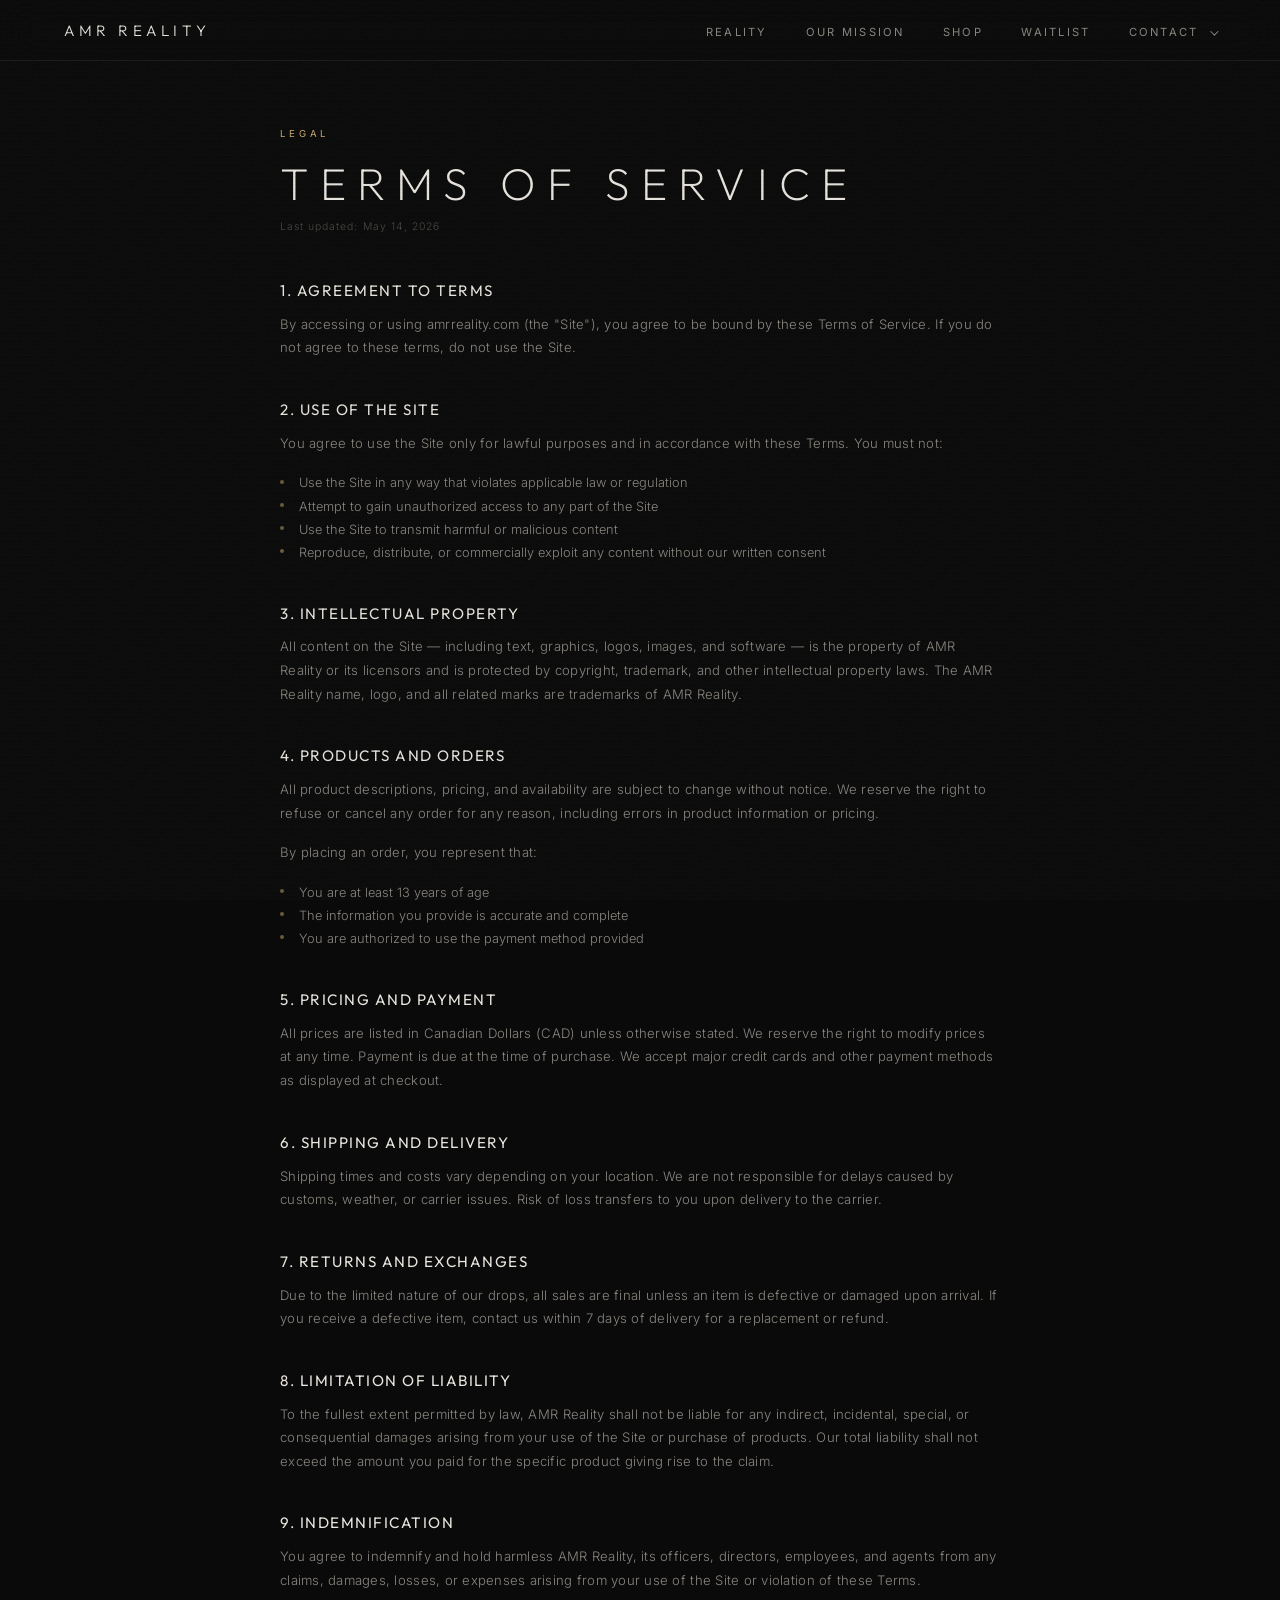
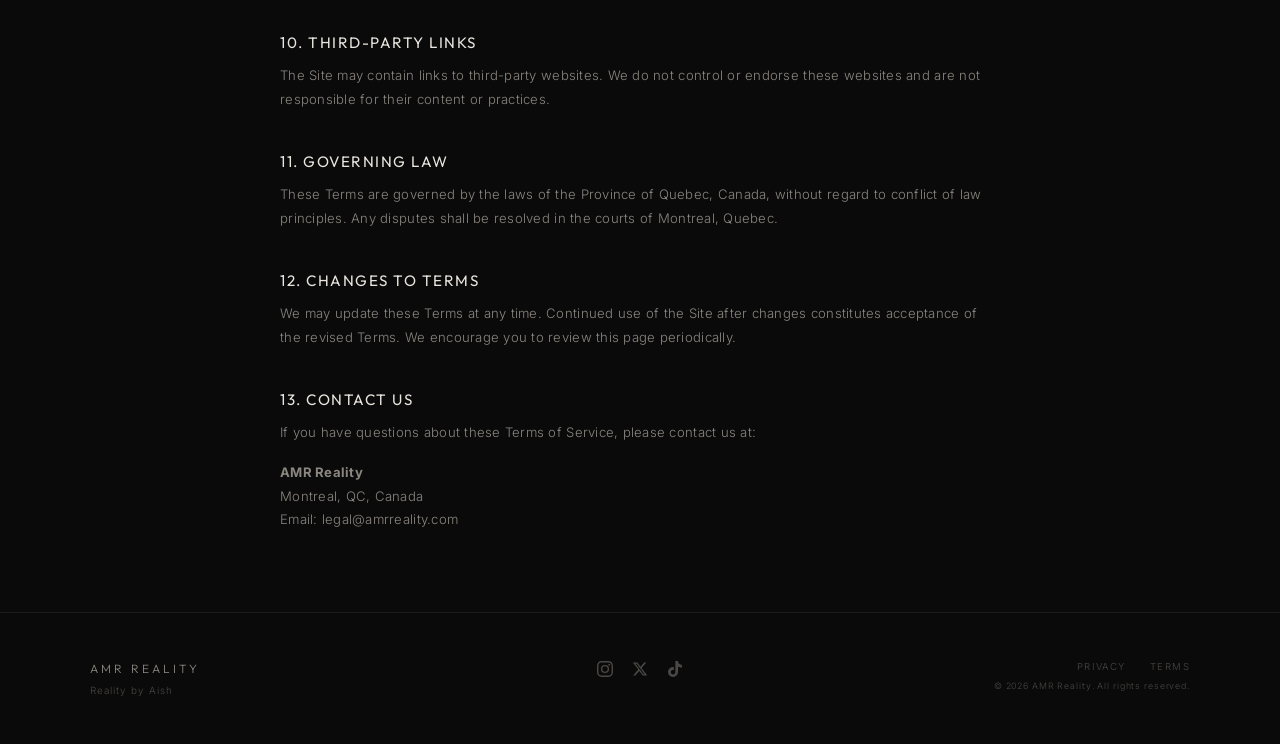
<file: terms.html>
<!DOCTYPE html>
<html lang="en">
<head>
  <meta charset="UTF-8" />
  <meta name="viewport" content="width=device-width, initial-scale=1.0" />

  <!-- SEO -->
  <title>Terms of Service — AMR Reality</title>
  <meta name="description" content="AMR Reality Terms of Service. Read the terms and conditions governing use of amrreality.com and purchases." />
  <meta name="robots" content="index, follow" />
  <link rel="canonical" href="https://amrreality.com/terms.html" />

  <!-- Favicon -->
  <link rel="icon" type="image/png" href="favicon.png" />
  <link rel="apple-touch-icon" href="favicon.png" />
  <meta name="theme-color" content="#0a0a0a" />

  <link rel="stylesheet" href="style.css" />
</head>
<body>

  <div class="scanlines" aria-hidden="true"></div>

  <!-- ═══ NAVBAR ═══ -->
  <nav class="navbar" id="navbar">
    <a href="index.html" class="navbar__brand">AMR Reality</a>
    <button class="navbar__hamburger" id="nav-toggle" aria-label="Toggle navigation">
      <span></span><span></span><span></span>
    </button>
    <ul class="navbar__links" id="nav-menu">
      <li><a href="index.html">Reality</a></li>
      <li><a href="mission.html">Our Mission</a></li>
      <li><a href="shop.html">Shop</a></li>
      <li><a href="index.html#waitlist">Waitlist</a></li>
      <li class="navbar__dropdown" id="contact-dropdown">
        <button class="navbar__dropdown-toggle" aria-expanded="false">
          Contact <span class="navbar__dropdown-icon"></span>
        </button>
        <div class="navbar__dropdown-menu">
          <a href="index.html#footer">Contact Us</a>
          <a href="modeling.html">Model With Us</a>
        </div>
      </li>
    </ul>
  </nav>

  <!-- ═══ LEGAL CONTENT ═══ -->
  <section class="legal" id="legal">
    <div class="legal__inner">
      <p class="legal__label">Legal</p>
      <h1 class="legal__title">Terms of Service</h1>
      <p class="legal__updated">Last updated: May 14, 2026</p>

      <div class="legal__body">
        <h2>1. Agreement to Terms</h2>
        <p>By accessing or using amrreality.com (the "Site"), you agree to be bound by these Terms of Service. If you do not agree to these terms, do not use the Site.</p>

        <h2>2. Use of the Site</h2>
        <p>You agree to use the Site only for lawful purposes and in accordance with these Terms. You must not:</p>
        <ul>
          <li>Use the Site in any way that violates applicable law or regulation</li>
          <li>Attempt to gain unauthorized access to any part of the Site</li>
          <li>Use the Site to transmit harmful or malicious content</li>
          <li>Reproduce, distribute, or commercially exploit any content without our written consent</li>
        </ul>

        <h2>3. Intellectual Property</h2>
        <p>All content on the Site — including text, graphics, logos, images, and software — is the property of AMR Reality or its licensors and is protected by copyright, trademark, and other intellectual property laws. The AMR Reality name, logo, and all related marks are trademarks of AMR Reality.</p>

        <h2>4. Products and Orders</h2>
        <p>All product descriptions, pricing, and availability are subject to change without notice. We reserve the right to refuse or cancel any order for any reason, including errors in product information or pricing.</p>
        <p>By placing an order, you represent that:</p>
        <ul>
          <li>You are at least 13 years of age</li>
          <li>The information you provide is accurate and complete</li>
          <li>You are authorized to use the payment method provided</li>
        </ul>

        <h2>5. Pricing and Payment</h2>
        <p>All prices are listed in Canadian Dollars (CAD) unless otherwise stated. We reserve the right to modify prices at any time. Payment is due at the time of purchase. We accept major credit cards and other payment methods as displayed at checkout.</p>

        <h2>6. Shipping and Delivery</h2>
        <p>Shipping times and costs vary depending on your location. We are not responsible for delays caused by customs, weather, or carrier issues. Risk of loss transfers to you upon delivery to the carrier.</p>

        <h2>7. Returns and Exchanges</h2>
        <p>Due to the limited nature of our drops, all sales are final unless an item is defective or damaged upon arrival. If you receive a defective item, contact us within 7 days of delivery for a replacement or refund.</p>

        <h2>8. Limitation of Liability</h2>
        <p>To the fullest extent permitted by law, AMR Reality shall not be liable for any indirect, incidental, special, or consequential damages arising from your use of the Site or purchase of products. Our total liability shall not exceed the amount you paid for the specific product giving rise to the claim.</p>

        <h2>9. Indemnification</h2>
        <p>You agree to indemnify and hold harmless AMR Reality, its officers, directors, employees, and agents from any claims, damages, losses, or expenses arising from your use of the Site or violation of these Terms.</p>

        <h2>10. Third-Party Links</h2>
        <p>The Site may contain links to third-party websites. We do not control or endorse these websites and are not responsible for their content or practices.</p>

        <h2>11. Governing Law</h2>
        <p>These Terms are governed by the laws of the Province of Quebec, Canada, without regard to conflict of law principles. Any disputes shall be resolved in the courts of Montreal, Quebec.</p>

        <h2>12. Changes to Terms</h2>
        <p>We may update these Terms at any time. Continued use of the Site after changes constitutes acceptance of the revised Terms. We encourage you to review this page periodically.</p>

        <h2>13. Contact Us</h2>
        <p>If you have questions about these Terms of Service, please contact us at:</p>
        <p><strong>AMR Reality</strong><br />Montreal, QC, Canada<br />Email: legal@amrreality.com</p>
      </div>
    </div>
  </section>

  <!-- ═══ FOOTER ═══ -->
  <footer class="site-footer" id="footer">
    <div class="footer__inner">
      <div class="footer__left">
        <p class="footer__brand">AMR Reality</p>
        <p class="footer__tagline">Reality by Aish</p>
      </div>
      <div class="footer__socials">
        <a href="#" aria-label="Instagram">
          <svg viewBox="0 0 24 24"><path d="M12 2.163c3.204 0 3.584.012 4.85.07 3.252.148 4.771 1.691 4.919 4.919.058 1.265.069 1.645.069 4.849 0 3.205-.012 3.584-.069 4.849-.149 3.225-1.664 4.771-4.919 4.919-1.266.058-1.644.07-4.85.07-3.204 0-3.584-.012-4.849-.07-3.26-.149-4.771-1.699-4.919-4.92-.058-1.265-.07-1.644-.07-4.849 0-3.204.013-3.583.07-4.849.149-3.227 1.664-4.771 4.919-4.919 1.266-.057 1.645-.069 4.849-.069zM12 0C8.741 0 8.333.014 7.053.072 2.695.272.273 2.69.073 7.052.014 8.333 0 8.741 0 12c0 3.259.014 3.668.072 4.948.2 4.358 2.618 6.78 6.98 6.98C8.333 23.986 8.741 24 12 24c3.259 0 3.668-.014 4.948-.072 4.354-.2 6.782-2.618 6.979-6.98.059-1.28.073-1.689.073-4.948 0-3.259-.014-3.667-.072-4.947-.196-4.354-2.617-6.78-6.979-6.98C15.668.014 15.259 0 12 0zm0 5.838a6.162 6.162 0 100 12.324 6.162 6.162 0 000-12.324zM12 16a4 4 0 110-8 4 4 0 010 8zm6.406-11.845a1.44 1.44 0 100 2.881 1.44 1.44 0 000-2.881z"/></svg>
        </a>
        <a href="#" aria-label="X">
          <svg viewBox="0 0 24 24"><path d="M18.244 2.25h3.308l-7.227 8.26 8.502 11.24H16.17l-5.214-6.817L4.99 21.75H1.68l7.73-8.835L1.254 2.25H8.08l4.713 6.231zm-1.161 17.52h1.833L7.084 4.126H5.117z"/></svg>
        </a>
        <a href="#" aria-label="TikTok">
          <svg viewBox="0 0 24 24"><path d="M12.525.02c1.31-.02 2.61-.01 3.91-.02.08 1.53.63 3.09 1.75 4.17 1.12 1.11 2.7 1.62 4.24 1.79v4.03c-1.44-.05-2.89-.35-4.2-.97-.57-.26-1.1-.59-1.62-.93-.01 2.92.01 5.84-.02 8.75-.08 1.4-.54 2.79-1.35 3.94-1.31 1.92-3.58 3.17-5.91 3.21-1.43.08-2.86-.31-4.08-1.03-2.02-1.19-3.44-3.37-3.65-5.71-.02-.5-.03-1-.01-1.49.18-1.9 1.12-3.72 2.58-4.96 1.66-1.44 3.98-2.13 6.15-1.72.02 1.48-.04 2.96-.04 4.44-.99-.32-2.15-.23-3.02.37-.63.41-1.11 1.04-1.36 1.75-.21.51-.15 1.07-.14 1.61.24 1.64 1.82 3.02 3.5 2.87 1.12-.01 2.19-.66 2.77-1.61.19-.33.4-.67.41-1.06.1-1.79.06-3.57.07-5.36.01-4.03-.01-8.05.02-12.07z"/></svg>
        </a>
      </div>
      <div class="footer__right">
        <div class="footer__links">
          <a href="privacy.html">Privacy</a>
          <a href="terms.html">Terms</a>
        </div>
        <p class="footer__copy">&copy; 2026 AMR Reality. All rights reserved.</p>
      </div>
    </div>
  </footer>

  <!-- ═══ MOBILE BOTTOM NAV ═══ -->
  <nav class="mobile-nav" id="mobile-nav">
    <a href="index.html" class="mobile-nav__item">
      <svg viewBox="0 0 24 24" fill="none" stroke="currentColor" stroke-width="1.5"><path d="M3 9.5L12 3l9 6.5V20a1 1 0 01-1 1H4a1 1 0 01-1-1V9.5z"/></svg>
      <span>Home</span>
    </a>
    <a href="shop.html" class="mobile-nav__item">
      <svg viewBox="0 0 24 24" fill="none" stroke="currentColor" stroke-width="1.5"><path d="M6 2L3 6v14a2 2 0 002 2h14a2 2 0 002-2V6l-3-4z"/><line x1="3" y1="6" x2="21" y2="6"/><path d="M16 10a4 4 0 01-8 0"/></svg>
      <span>Shop</span>
    </a>
    <button class="mobile-nav__item" id="mobile-search-btn">
      <svg viewBox="0 0 24 24" fill="none" stroke="currentColor" stroke-width="1.5"><circle cx="11" cy="11" r="8"/><line x1="21" y1="21" x2="16.65" y2="16.65"/></svg>
      <span>Search</span>
    </button>
    <a href="shop.html" class="mobile-nav__item">
      <svg viewBox="0 0 24 24" fill="none" stroke="currentColor" stroke-width="1.5"><circle cx="9" cy="21" r="1"/><circle cx="20" cy="21" r="1"/><path d="M1 1h4l2.68 13.39a2 2 0 002 1.61h9.72a2 2 0 002-1.61L23 6H6"/></svg>
      <span>Cart</span>
    </a>
    <a href="mission.html" class="mobile-nav__item">
      <svg viewBox="0 0 24 24" fill="none" stroke="currentColor" stroke-width="1.5"><path d="M20 21v-2a4 4 0 00-4-4H8a4 4 0 00-4 4v2"/><circle cx="12" cy="7" r="4"/></svg>
      <span>About</span>
    </a>
  </nav>

  <script src="nav.js"></script>

</body>
</html>
</file>
<file: style.css>
@import url('https://fonts.googleapis.com/css2?family=Bebas+Neue&family=Inter:wght@300;400;500&family=Outfit:wght@200;300;400;500;600&display=swap');

:root {
  --bg: #0a0a0a;
  --bg-card: rgba(255,255,255,0.02);
  --text: #e8e4de;
  --text-sec: #8a8680;
  --text-muted: #4a4744;
  --gold: #c9a96e;
  --gold-dim: rgba(201,169,110,0.15);
  --gold-glow: rgba(201,169,110,0.06);
  --border: rgba(232,228,222,0.08);
  --border-md: rgba(232,228,222,0.15);
  --font-body: 'Outfit', sans-serif;
  --font-num: 'Bebas Neue', sans-serif;
  --font-ui: 'Inter', sans-serif;
  --ease: cubic-bezier(0.16,1,0.3,1);
  --digit-h: clamp(48px, 10vw, 72px);
}

*, *::before, *::after { margin:0; padding:0; box-sizing:border-box; }

html {
  font-size:16px;
  scroll-behavior:smooth;
  -webkit-font-smoothing:antialiased;
}

body {
  background: var(--bg);
  color: var(--text);
  font-family: var(--font-body);
  cursor: crosshair;
  overflow-x: hidden;
}

::selection { background: var(--gold); color: var(--bg); }

/* ── Static Grain ── */
body::before {
  content:'';
  position:fixed; inset:0; z-index:9999;
  pointer-events:none;
  opacity:0.04;
  background-image: url("data:image/svg+xml,%3Csvg viewBox='0 0 256 256' xmlns='http://www.w3.org/2000/svg'%3E%3Cfilter id='n'%3E%3CfeTurbulence type='fractalNoise' baseFrequency='0.85' numOctaves='4' stitchTiles='stitch'/%3E%3C/filter%3E%3Crect width='100%25' height='100%25' filter='url(%23n)'/%3E%3C/svg%3E");
  background-repeat:repeat;
  background-size:200px 200px;
}

/* ── Scanlines ── */
.scanlines {
  position:fixed; inset:0; z-index:9998;
  pointer-events:none;
  background: repeating-linear-gradient(0deg, transparent, transparent 2px, rgba(0,0,0,0.02) 2px, rgba(0,0,0,0.02) 4px);
}

/* ════════════════════════════════
   NAVBAR
   ════════════════════════════════ */
.navbar {
  position:fixed; top:0; left:0; right:0;
  z-index:100;
  display:flex; align-items:center; justify-content:space-between;
  padding: 1.25rem clamp(1.5rem, 5vw, 4rem);
  background: rgba(10,10,10,0.6);
  backdrop-filter: blur(20px);
  -webkit-backdrop-filter: blur(20px);
  border-bottom: 1px solid var(--border);
  opacity:0; animation: fadeIn 1s ease 0.2s forwards;
}

.navbar__brand {
  font-family: var(--font-body);
  font-weight:300;
  font-size: clamp(0.75rem, 2vw, 0.95rem);
  letter-spacing:0.3em;
  text-transform:uppercase;
  color: var(--text);
  text-decoration:none;
}

.navbar__links {
  display:flex; gap: clamp(1.2rem, 3vw, 2.5rem);
  list-style:none;
}

.navbar__links a {
  font-family: var(--font-ui);
  font-weight:400;
  font-size: 0.7rem;
  letter-spacing:0.2em;
  text-transform:uppercase;
  color: var(--text-sec);
  text-decoration:none;
  transition: color 0.3s ease;
  position:relative;
}

.navbar__links a::after {
  content:'';
  position:absolute; bottom:-4px; left:0;
  width:0; height:1px;
  background: var(--gold);
  transition: width 0.4s var(--ease);
}

.navbar__links a:hover { color: var(--text); }
.navbar__links a:hover::after { width:100%; }

/* ════════════════════════════════
   HERO
   ════════════════════════════════ */
.hero {
  min-height:100vh;
  display:flex; align-items:center; justify-content:center;
  position:relative;
  padding: 6rem 2rem 4rem;
  background-size: cover;
  background-position: center center;
  background-repeat: no-repeat;
  background-attachment: fixed;
}

/* Dark overlay for text legibility */
.hero::before {
  content:'';
  position:absolute; inset:0;
  background: rgba(10, 10, 10, 0.72);
  z-index:0;
}

/* Ambient glow */
.hero::after {
  content:'';
  position:absolute; top:50%; left:50%;
  width:700px; height:700px;
  transform:translate(-50%,-50%);
  background:radial-gradient(circle, var(--gold-glow) 0%, transparent 70%);
  pointer-events:none;
  z-index:0;
  animation: ambientPulse 8s ease-in-out infinite;
}

@keyframes ambientPulse {
  0%,100% { opacity:0.5; transform:translate(-50%,-50%) scale(1); }
  50%     { opacity:0.8; transform:translate(-50%,-50%) scale(1.1); }
}

.hero__inner {
  position:relative; z-index:1;
  display:flex; flex-direction:column; align-items:center;
  width:100%; max-width:720px;
}

/* ── Brand ── */
.brand {
  text-align:center;
  opacity:0; transform:translateY(20px);
  animation: fadeSlideUp 1.2s var(--ease) 0.3s forwards;
}

.brand__title {
  font-family: var(--font-body);
  font-weight:200;
  font-size: clamp(2.4rem, 6vw, 4rem);
  letter-spacing:0.35em;
  text-transform:uppercase;
  line-height:1.1;
}

.brand__subtitle {
  font-family: var(--font-ui);
  font-weight:300;
  font-size: clamp(0.6rem, 1.6vw, 0.72rem);
  letter-spacing:0.6em;
  text-transform:uppercase;
  color: var(--text-sec);
  margin-top:1rem;
}

/* ── Dividers ── */
.divider {
  width:100%; height:1px;
  background: var(--border);
  border:none;
  margin: 2rem 0;
}

/* ── Countdown ── */
.countdown-section {
  width:100%;
  text-align:center;
  opacity:0; transform:translateY(20px);
  animation: fadeSlideUp 1.2s var(--ease) 0.7s forwards;
}

.countdown {
  display:flex; justify-content:center; align-items:center;
  gap: clamp(0.4rem, 1.5vw, 0.8rem);
}

.countdown__group {
  display:flex; align-items:center;
}

.countdown__sep {
  font-family: var(--font-num);
  font-size: clamp(1.6rem, 4.5vw, 2.6rem);
  color: var(--text-muted);
  line-height:1;
  padding: 0 clamp(0.1rem, 0.5vw, 0.3rem);
  opacity:0.5;
  user-select:none;
}

.countdown__digits {
  display:flex; gap:1px;
}

/* Scrolling lock digit */
.digit-slot {
  height: var(--digit-h);
  overflow:hidden;
  position:relative;
  -webkit-mask-image: linear-gradient(
    to bottom,
    transparent 0%,
    rgba(0,0,0,1) 25%,
    rgba(0,0,0,1) 75%,
    transparent 100%
  );
  mask-image: linear-gradient(
    to bottom,
    transparent 0%,
    rgba(0,0,0,1) 25%,
    rgba(0,0,0,1) 75%,
    transparent 100%
  );
}

.digit-strip {
  display:flex; flex-direction:column;
  transition: transform 0.9s cubic-bezier(0.22, 0.68, 0, 1);
  will-change: transform;
}

.digit-strip span {
  height: var(--digit-h);
  display:flex; align-items:center; justify-content:center;
  font-family: var(--font-num);
  font-size: clamp(2rem, 5.5vw, 3.2rem);
  color: var(--text);
  line-height:1;
  min-width: clamp(22px, 4.5vw, 34px);
}

.countdown__labels {
  display:flex; justify-content:center;
  gap: clamp(2.5rem, 8vw, 5.5rem);
  margin-top: 0.6rem;
}

.countdown__label {
  font-family: var(--font-ui);
  font-weight:400;
  font-size: clamp(0.5rem, 1.1vw, 0.6rem);
  letter-spacing:0.25em;
  text-transform:uppercase;
  color: var(--text-muted);
}

/* ── Coordinates ── */
.coordinates {
  text-align:center;
  opacity:0; transform:translateY(20px);
  animation: fadeSlideUp 1.2s var(--ease) 1.1s forwards;
}

.coordinates__text {
  font-family: var(--font-ui);
  font-weight:300;
  font-size: clamp(0.7rem, 1.8vw, 0.85rem);
  letter-spacing:0.25em;
  color: var(--text-sec);
  animation: coordFlicker 5s ease-in-out infinite;
}

.coord-highlight { color: var(--gold); opacity:0.8; }

@keyframes coordFlicker {
  0%,100% { opacity:0.75; }
  5%  { opacity:0.45; }
  10% { opacity:0.85; }
  50% { opacity:0.7; }
  85% { opacity:0.5; }
  90% { opacity:0.9; }
}

/* ════════════════════════════════
   WAITLIST
   ════════════════════════════════ */
.waitlist {
  width:100%; max-width:720px;
  margin: 0 auto;
  padding: 5rem 2rem 6rem;
  text-align:center;
  opacity:0; transform:translateY(30px);
  animation: fadeSlideUp 1.2s var(--ease) 1.5s forwards;
}

.waitlist__label {
  font-family: var(--font-ui);
  font-weight:400;
  font-size:0.6rem;
  letter-spacing:0.35em;
  text-transform:uppercase;
  color: var(--gold);
  margin-bottom:1rem;
}

.waitlist__heading {
  font-family: var(--font-body);
  font-weight:300;
  font-size: clamp(1.4rem, 4vw, 2.2rem);
  letter-spacing:0.15em;
  text-transform:uppercase;
  margin-bottom:0.75rem;
}

.waitlist__desc {
  font-family: var(--font-ui);
  font-weight:300;
  font-size: clamp(0.72rem, 1.6vw, 0.82rem);
  color: var(--text-sec);
  line-height:1.7;
  margin-bottom: 2rem;
  max-width:460px;
  margin-left:auto; margin-right:auto;
}

.waitlist__form {
  display:flex;
  gap:0;
  max-width:440px;
  margin:0 auto;
  border:1px solid var(--border-md);
  transition: border-color 0.4s ease;
}

.waitlist__form:focus-within {
  border-color: var(--gold-dim);
}

.waitlist__input {
  flex:1;
  background:transparent;
  border:none;
  padding: 0.9rem 1.2rem;
  font-family: var(--font-ui);
  font-weight:300;
  font-size:0.75rem;
  letter-spacing:0.1em;
  color: var(--text);
  outline:none;
}

.waitlist__input::placeholder {
  color: var(--text-muted);
  letter-spacing:0.15em;
  text-transform:uppercase;
  font-size:0.65rem;
}

.waitlist__btn {
  background: var(--text);
  color: var(--bg);
  border:none;
  padding: 0.9rem 1.8rem;
  font-family: var(--font-ui);
  font-weight:500;
  font-size:0.65rem;
  letter-spacing:0.2em;
  text-transform:uppercase;
  cursor:pointer;
  transition: background 0.3s ease, color 0.3s ease;
}

.waitlist__btn:hover {
  background: var(--gold);
  color: var(--bg);
}

.waitlist__success {
  display:none;
  font-family: var(--font-ui);
  font-weight:300;
  font-size:0.75rem;
  color: var(--gold);
  letter-spacing:0.15em;
  margin-top:1rem;
}

.waitlist__success.visible { display:block; }

/* ════════════════════════════════
   FOOTER
   ════════════════════════════════ */
.site-footer {
  border-top:1px solid var(--border);
  padding: 3rem clamp(1.5rem, 5vw, 4rem);
}

.footer__inner {
  max-width:1100px;
  margin:0 auto;
  display:grid;
  grid-template-columns: 1fr auto 1fr;
  align-items:start;
  gap:2rem;
}

.footer__brand {
  font-family: var(--font-body);
  font-weight:300;
  font-size:0.75rem;
  letter-spacing:0.25em;
  text-transform:uppercase;
  color: var(--text-sec);
  margin-bottom:0.5rem;
}

.footer__tagline {
  font-family: var(--font-ui);
  font-weight:300;
  font-size:0.62rem;
  color: var(--text-muted);
  letter-spacing:0.1em;
}

.footer__socials {
  display:flex; gap:1.2rem;
  justify-content:center;
}

.footer__socials a {
  color: var(--text-muted);
  transition: color 0.3s ease, transform 0.3s ease;
  display:flex;
}

.footer__socials a:hover {
  color: var(--gold);
  transform: translateY(-2px);
}

.footer__socials svg {
  width:16px; height:16px;
  fill:currentColor;
}

.footer__right {
  text-align:right;
}

.footer__links {
  display:flex; gap:1.5rem;
  justify-content:flex-end;
  margin-bottom:0.5rem;
}

.footer__links a {
  font-family: var(--font-ui);
  font-weight:300;
  font-size:0.6rem;
  letter-spacing:0.15em;
  text-transform:uppercase;
  color: var(--text-muted);
  text-decoration:none;
  transition: color 0.3s ease;
}

.footer__links a:hover { color: var(--text-sec); }

.footer__copy {
  font-family: var(--font-ui);
  font-weight:300;
  font-size:0.55rem;
  color: var(--text-muted);
  letter-spacing:0.1em;
}

/* ════════════════════════════════
   MISSION PAGE
   ════════════════════════════════ */

.navbar__active {
  color: var(--text) !important;
}
.navbar__active::after {
  width:100% !important;
}

.mission-hero {
  min-height: 50vh;
  display:flex; align-items:center; justify-content:center;
  padding: 8rem 2rem 3rem;
  position:relative;
  text-align:center;
  opacity:0; animation: fadeSlideUp 1.2s var(--ease) 0.3s forwards;
}

.mission-hero__label {
  font-family: var(--font-ui);
  font-weight:400;
  font-size:0.6rem;
  letter-spacing:0.4em;
  text-transform:uppercase;
  color: var(--gold);
  margin-bottom:1.2rem;
}

.mission-hero__title {
  font-family: var(--font-body);
  font-weight:200;
  font-size: clamp(2rem, 5vw, 3.5rem);
  letter-spacing:0.3em;
  text-transform:uppercase;
  line-height:1.1;
}

.mission-hero__line {
  width:40px;
  height:1px;
  background: var(--gold);
  margin: 2rem auto 0;
  opacity:0.4;
}

.mission-content {
  max-width:780px;
  margin:0 auto;
  padding: 0 2rem 4rem;
}

.mission-block {
  display:flex;
  gap: clamp(1.5rem, 4vw, 3rem);
  padding: 2.5rem 0;
  opacity:0; transform:translateY(20px);
  animation: fadeSlideUp 1s var(--ease) forwards;
}

.mission-block:nth-child(1) { animation-delay: 0.5s; }
.mission-block:nth-child(3) { animation-delay: 0.7s; }
.mission-block:nth-child(5) { animation-delay: 0.9s; }
.mission-block:nth-child(7) { animation-delay: 1.1s; }
.mission-block:nth-child(9) { animation-delay: 1.3s; }

.mission-block__number {
  font-family: var(--font-num);
  font-size: clamp(1.8rem, 4vw, 2.8rem);
  color: var(--gold);
  opacity:0.3;
  line-height:1;
  flex-shrink:0;
  min-width: 50px;
}

.mission-block__heading {
  font-family: var(--font-body);
  font-weight:400;
  font-size: clamp(0.95rem, 2.2vw, 1.2rem);
  letter-spacing:0.12em;
  text-transform:uppercase;
  margin-bottom:0.8rem;
}

.mission-block__text {
  font-family: var(--font-ui);
  font-weight:300;
  font-size: clamp(0.78rem, 1.5vw, 0.88rem);
  color: var(--text-sec);
  line-height:1.85;
  letter-spacing:0.02em;
}

.mission-block__emphasis {
  font-family: var(--font-body);
  font-weight:300;
  font-size: clamp(0.85rem, 1.6vw, 0.95rem);
  color: var(--text);
  letter-spacing:0.15em;
  margin-top:0.8rem;
}

.mission-cta {
  text-align:center;
  padding: 3rem 2rem 5rem;
  opacity:0; animation: fadeSlideUp 1s var(--ease) 1.3s forwards;
}

.mission-cta__text {
  font-family: var(--font-ui);
  font-weight:300;
  font-size: clamp(0.72rem, 1.5vw, 0.85rem);
  color: var(--text-sec);
  letter-spacing:0.15em;
  margin-bottom:1.5rem;
}

.mission-cta__btn {
  display:inline-block;
  padding: 0.85rem 2.5rem;
  border:1px solid var(--border-md);
  font-family: var(--font-ui);
  font-weight:400;
  font-size:0.65rem;
  letter-spacing:0.25em;
  text-transform:uppercase;
  color: var(--text);
  text-decoration:none;
  transition: border-color 0.4s ease, background 0.4s ease, color 0.4s ease;
}

.mission-cta__btn:hover {
  border-color: var(--gold);
  background: var(--gold);
  color: var(--bg);
}

/* ════════════════════════════════
   LEGAL PAGES (Privacy / Terms)
   ════════════════════════════════ */
.legal {
  padding: 8rem 2rem 4rem;
  opacity:0; animation: fadeSlideUp 1s var(--ease) 0.3s forwards;
}

.legal__inner {
  max-width:720px;
  margin:0 auto;
}

.legal__label {
  font-family: var(--font-ui);
  font-weight:400;
  font-size:0.6rem;
  letter-spacing:0.4em;
  text-transform:uppercase;
  color: var(--gold);
  margin-bottom:1rem;
}

.legal__title {
  font-family: var(--font-body);
  font-weight:200;
  font-size: clamp(1.8rem, 4vw, 2.8rem);
  letter-spacing:0.25em;
  text-transform:uppercase;
  margin-bottom:0.5rem;
}

.legal__updated {
  font-family: var(--font-ui);
  font-weight:300;
  font-size:0.65rem;
  color: var(--text-muted);
  letter-spacing:0.1em;
  margin-bottom:3rem;
}

.legal__body h2 {
  font-family: var(--font-body);
  font-weight:400;
  font-size:0.95rem;
  letter-spacing:0.1em;
  text-transform:uppercase;
  margin-top:2.5rem;
  margin-bottom:0.8rem;
}

.legal__body h3 {
  font-family: var(--font-ui);
  font-weight:500;
  font-size:0.8rem;
  letter-spacing:0.08em;
  color: var(--text-sec);
  margin-top:1.5rem;
  margin-bottom:0.5rem;
}

.legal__body p {
  font-family: var(--font-ui);
  font-weight:300;
  font-size:0.82rem;
  color: var(--text-sec);
  line-height:1.8;
  letter-spacing:0.02em;
  margin-bottom:1rem;
}

.legal__body ul {
  list-style:none;
  padding:0;
  margin: 0.5rem 0 1.2rem;
}

.legal__body li {
  font-family: var(--font-ui);
  font-weight:300;
  font-size:0.8rem;
  color: var(--text-sec);
  line-height:1.8;
  padding-left:1.2rem;
  position:relative;
}

.legal__body li::before {
  content:'';
  position:absolute;
  left:0; top:0.65em;
  width:4px; height:4px;
  border-radius:50%;
  background: var(--gold);
  opacity:0.5;
}

/* ════════════════════════════════
   MODELING PAGE
   ════════════════════════════════ */
.model-section {
  padding: 0 2rem 5rem;
  opacity:0; animation: fadeSlideUp 1s var(--ease) 0.5s forwards;
}

.model-section__inner {
  max-width:680px;
  margin:0 auto;
}

.model-section__intro {
  font-family: var(--font-ui);
  font-weight:300;
  font-size: clamp(0.78rem, 1.5vw, 0.88rem);
  color: var(--text-sec);
  line-height:1.85;
  text-align:center;
  margin-bottom:3rem;
}

.model-form__row {
  display:grid;
  grid-template-columns: 1fr 1fr;
  gap: 1.2rem;
  margin-bottom: 1.2rem;
}

.model-form__row--full {
  grid-template-columns: 1fr;
}

.model-form__label {
  display:block;
  font-family: var(--font-ui);
  font-weight:400;
  font-size:0.55rem;
  letter-spacing:0.2em;
  text-transform:uppercase;
  color: var(--text-muted);
  margin-bottom:0.5rem;
}

.model-form__input {
  width:100%;
  padding: 0.85rem 1rem;
  background: rgba(255,255,255,0.03);
  border: 1px solid var(--border);
  color: var(--text);
  font-family: var(--font-ui);
  font-weight:300;
  font-size:0.8rem;
  letter-spacing:0.04em;
  transition: border-color 0.3s ease, background 0.3s ease;
  outline:none;
}

.model-form__input::placeholder {
  color: var(--text-muted);
  opacity:0.5;
}

.model-form__input:focus {
  border-color: var(--gold);
  background: rgba(255,255,255,0.05);
}

.model-form__select {
  appearance:none;
  -webkit-appearance:none;
  cursor:pointer;
  background-image: url("data:image/svg+xml,%3Csvg xmlns='http://www.w3.org/2000/svg' width='10' height='6'%3E%3Cpath d='M0 0l5 6 5-6z' fill='%23666'/%3E%3C/svg%3E");
  background-repeat: no-repeat;
  background-position: right 1rem center;
  padding-right: 2.5rem;
}

.model-form__select option {
  background: #111;
  color: var(--text);
}

.model-form__textarea {
  resize:vertical;
  min-height:100px;
  line-height:1.7;
}

.model-form__submit {
  display:block;
  width:100%;
  margin-top:1.5rem;
  padding: 1rem;
  background: transparent;
  border: 1px solid var(--border-md);
  color: var(--text);
  font-family: var(--font-ui);
  font-weight:400;
  font-size:0.65rem;
  letter-spacing:0.25em;
  text-transform:uppercase;
  cursor:pointer;
  transition: border-color 0.4s ease, background 0.4s ease, color 0.4s ease;
}

.model-form__submit:hover {
  border-color: var(--gold);
  background: var(--gold);
  color: var(--bg);
}

.model-success {
  display:none;
  text-align:center;
  padding: 3rem 0;
}

.model-success.visible { display:block; }

.model-success__title {
  font-family: var(--font-body);
  font-weight:300;
  font-size: clamp(1.2rem, 3vw, 1.6rem);
  letter-spacing:0.2em;
  text-transform:uppercase;
  margin-bottom:1rem;
}

.model-success__text {
  font-family: var(--font-ui);
  font-weight:300;
  font-size:0.8rem;
  color: var(--text-sec);
  letter-spacing:0.05em;
}

/* ════════════════════════════════
   SHOP PAGE
   ════════════════════════════════ */
.shop-hero {
  padding: 7rem 2rem 2rem;
  text-align:center;
  opacity:0; animation: fadeSlideUp 1s var(--ease) 0.3s forwards;
}

.shop-hero__label {
  font-family: var(--font-ui);
  font-weight:400;
  font-size:0.6rem;
  letter-spacing:0.4em;
  text-transform:uppercase;
  color: var(--gold);
  margin-bottom:1rem;
}

.shop-hero__title {
  font-family: var(--font-body);
  font-weight:200;
  font-size: clamp(2rem, 5vw, 3.5rem);
  letter-spacing:0.3em;
  text-transform:uppercase;
}

.shop-hero__line {
  width:40px; height:1px;
  background: var(--gold);
  margin:1.5rem auto 0;
  opacity:0.4;
}

/* Filter Bar */
.shop-filter {
  display:flex;
  justify-content:center;
  gap:0.5rem;
  padding: 2rem 2rem 1.5rem;
  flex-wrap:wrap;
  opacity:0; animation: fadeSlideUp 0.8s var(--ease) 0.5s forwards;
}

.shop-filter__btn {
  background:transparent;
  border:1px solid var(--border);
  color: var(--text-sec);
  font-family: var(--font-ui);
  font-weight:400;
  font-size:0.55rem;
  letter-spacing:0.2em;
  text-transform:uppercase;
  padding: 0.5rem 1.2rem;
  cursor:pointer;
  transition: border-color 0.3s ease, color 0.3s ease, background 0.3s ease;
}

.shop-filter__btn:hover {
  border-color: var(--text-sec);
  color: var(--text);
}

.shop-filter__btn.active {
  border-color: var(--gold);
  color: var(--text);
  background: rgba(196,164,106,0.08);
}

/* Product Grid */
.shop-grid {
  display:grid;
  grid-template-columns: repeat(4, 1fr);
  gap:0;
  width:100%;
  padding: 0 0 4rem;
  opacity:0; animation: fadeSlideUp 0.8s var(--ease) 0.6s forwards;
}

.product-card {
  position:relative;
  background: var(--bg);
  border: 1px solid var(--border);
  overflow:hidden;
  cursor:pointer;
  transition: border-color 0.3s ease;
}

.product-card:hover {
  border-color: var(--border-md);
}

.product-card__img {
  position:relative;
  overflow:hidden;
  aspect-ratio: 3 / 4;
}

.product-card__img img {
  width:100%; height:100%;
  object-fit:cover;
  display:block;
  transition: transform 0.6s var(--ease);
}

.product-card:hover .product-card__img img {
  transform: scale(1.04);
}

.product-card__badge {
  position:absolute;
  top:12px; left:12px;
  font-family: var(--font-ui);
  font-weight:500;
  font-size:0.5rem;
  letter-spacing:0.15em;
  text-transform:uppercase;
  color: var(--bg);
  background: var(--text);
  padding: 0.25rem 0.6rem;
}

.product-card__info {
  padding: 1rem 1rem 1.2rem;
  display:flex;
  justify-content:space-between;
  align-items:baseline;
  border-top: 1px solid var(--border);
}

.product-card__name {
  font-family: var(--font-ui);
  font-weight:400;
  font-size:0.7rem;
  letter-spacing:0.1em;
  text-transform:uppercase;
  color: var(--text);
}

.product-card__price {
  font-family: var(--font-num);
  font-size:0.85rem;
  color: var(--text-sec);
  letter-spacing:0.05em;
}

/* ════════════════════════════════
   PRODUCT DETAIL OVERLAY
   ════════════════════════════════ */
.product-overlay {
  position:fixed;
  top:0; left:0; right:0; bottom:0;
  z-index:500;
  background: var(--bg);
  display:flex;
  opacity:0;
  visibility:hidden;
  transition: opacity 0.4s ease, visibility 0.4s ease;
  overflow-y:auto;
}
.product-overlay.active { opacity:1; visibility:visible; }

.product-overlay__close {
  position:fixed; top:1.5rem; right:1.5rem; z-index:510;
  width:40px; height:40px;
  background:transparent; border:1px solid var(--border);
  color: var(--text); cursor:pointer;
  display:flex; align-items:center; justify-content:center;
  font-size:1.2rem; transition: border-color 0.3s ease;
}
.product-overlay__close:hover { border-color: var(--gold); }

.product-overlay__inner {
  display:grid; grid-template-columns: 1fr 1fr;
  width:100%; min-height:100vh;
}

/* Gallery (thumbs + main) */
.product-overlay__gallery {
  display:flex; gap:0; background: #0d0d0d; position:relative;
}
.product-overlay__thumbs {
  display:flex; flex-direction:column; gap:4px;
  padding:8px; width:80px; flex-shrink:0;
  overflow-y:auto; background: rgba(0,0,0,0.3);
}
.product-overlay__thumb {
  width:100%; aspect-ratio:3/4; overflow:hidden;
  cursor:pointer; border:2px solid transparent;
  opacity:0.5; transition: opacity 0.3s ease, border-color 0.3s ease;
}
.product-overlay__thumb:hover { opacity:0.8; }
.product-overlay__thumb.active { opacity:1; border-color: var(--text); }
.product-overlay__thumb img { width:100%; height:100%; object-fit:cover; display:block; }

.product-overlay__image { position:relative; overflow:hidden; flex:1; }
.product-overlay__image img {
  width:100%; height:100%; object-fit:cover; display:block;
  animation: overlaySlideIn 0.6s cubic-bezier(0.16, 1, 0.3, 1) forwards;
}
@keyframes overlaySlideIn {
  from { transform: scale(1.05); opacity:0.5; }
  to   { transform: scale(1);   opacity:1; }
}

/* Details panel */
.product-overlay__details {
  padding: 3rem; display:flex; flex-direction:column;
  justify-content:flex-start; overflow-y:auto; max-height:100vh;
}
.product-overlay__category {
  font-family: var(--font-ui); font-weight:400; font-size:0.5rem;
  letter-spacing:0.35em; text-transform:uppercase; color: var(--gold);
  margin-bottom:0.6rem;
}
.product-overlay__name {
  font-family: var(--font-body); font-weight:200;
  font-size: clamp(1.5rem, 3vw, 2.2rem);
  letter-spacing:0.2em; text-transform:uppercase; margin-bottom:0.5rem;
}

/* Star rating */
.product-overlay__rating { display:flex; align-items:center; gap:0.5rem; margin-bottom:1rem; }
.product-overlay__stars { display:flex; gap:2px; }
.product-overlay__stars svg { width:14px; height:14px; fill: var(--gold); }
.product-overlay__stars svg.star-half { fill: var(--text-muted); }
.product-overlay__review-count {
  font-family: var(--font-ui); font-size:0.6rem;
  color: var(--text-sec); letter-spacing:0.03em;
}

.product-overlay__price {
  font-family: var(--font-num); font-size:1.2rem;
  color: var(--text-sec); letter-spacing:0.05em; margin-bottom:1.8rem;
}

/* Size selector */
.product-overlay__sizes { margin-bottom:1.5rem; }
.product-overlay__sizes-header {
  display:flex; justify-content:space-between; align-items:center; margin-bottom:0.8rem;
}
.product-overlay__sizes-label {
  font-family: var(--font-ui); font-weight:400; font-size:0.5rem;
  letter-spacing:0.25em; text-transform:uppercase; color: var(--text-muted);
}
.product-overlay__size-guide {
  font-family: var(--font-ui); font-size:0.5rem; letter-spacing:0.1em;
  color: var(--text-sec); text-decoration:underline; text-underline-offset:3px;
}
.product-overlay__size-guide:hover { color: var(--text); }

.product-overlay__sizes-grid { display:flex; gap:0.5rem; }
.product-overlay__size-btn {
  width:44px; height:44px; background:transparent;
  border:1px solid var(--border); color: var(--text-sec);
  font-family: var(--font-ui); font-size:0.6rem; letter-spacing:0.1em;
  cursor:pointer; transition: border-color 0.3s ease, color 0.3s ease, background 0.3s ease;
}
.product-overlay__size-btn:hover,
.product-overlay__size-btn.selected { border-color: var(--text); color: var(--text); }
.product-overlay__size-btn.selected { background: rgba(255,255,255,0.05); }

/* Quantity selector */
.product-overlay__quantity { margin-bottom:1.5rem; }
.product-overlay__qty-label {
  font-family: var(--font-ui); font-weight:400; font-size:0.5rem;
  letter-spacing:0.25em; text-transform:uppercase; color: var(--text-muted);
  margin-bottom:0.6rem;
}
.product-overlay__qty-control {
  display:inline-flex; align-items:center; border:1px solid var(--border);
}
.product-overlay__qty-btn {
  width:40px; height:40px; background:transparent; border:none;
  color: var(--text); font-size:1rem; cursor:pointer;
  display:flex; align-items:center; justify-content:center;
  transition: background 0.2s ease;
}
.product-overlay__qty-btn:hover { background: rgba(255,255,255,0.04); }
.product-overlay__qty-value {
  width:40px; text-align:center; font-family: var(--font-num);
  font-size:1rem; color: var(--text);
  border-left:1px solid var(--border); border-right:1px solid var(--border);
  line-height:40px;
}

/* Action buttons */
.product-overlay__actions {
  display:flex; flex-direction:column; gap:0.8rem; margin-bottom:1.5rem;
}
.product-overlay__add-cart {
  padding:1rem; background: var(--text); border:none; color: var(--bg);
  font-family: var(--font-ui); font-weight:500; font-size:0.65rem;
  letter-spacing:0.25em; text-transform:uppercase; cursor:pointer;
  transition: opacity 0.3s ease, background 0.3s ease, color 0.3s ease;
}
.product-overlay__add-cart:hover { opacity:0.85; }
.product-overlay__buy-now {
  padding:1rem; background:transparent; border:1px solid var(--border-md);
  color: var(--text); font-family: var(--font-ui); font-weight:400;
  font-size:0.65rem; letter-spacing:0.25em; text-transform:uppercase;
  cursor:pointer; transition: border-color 0.4s ease, background 0.4s ease;
}
.product-overlay__buy-now:hover { border-color: var(--gold); background: rgba(196,164,106,0.06); }

/* Accordions */
.product-overlay__accordions { border-top:1px solid var(--border); }
.po-accordion { border-bottom:1px solid var(--border); }
.po-accordion__toggle {
  width:100%; background:transparent; border:none; color: var(--text);
  padding:1rem 0; display:flex; justify-content:space-between; align-items:center;
  cursor:pointer; font-family: var(--font-ui); font-weight:400;
  font-size:0.65rem; letter-spacing:0.2em; text-transform:uppercase;
}
.po-accordion__toggle svg { width:16px; height:16px; transition: transform 0.3s ease; flex-shrink:0; }
.po-accordion.open .po-accordion__toggle svg { transform: rotate(180deg); }
.po-accordion__content {
  max-height:0; overflow:hidden;
  transition: max-height 0.4s ease, padding 0.4s ease; padding:0;
}
.po-accordion.open .po-accordion__content { max-height:500px; padding:0 0 1.2rem; }
.po-accordion__content ul { list-style:none; padding:0; margin:0; }
.po-accordion__content li {
  font-family: var(--font-ui); font-weight:300; font-size:0.7rem;
  color: var(--text-sec); line-height:2; letter-spacing:0.02em;
}
.po-accordion__content li::before { content:'·'; margin-right:0.5rem; color: var(--text-muted); }
.po-accordion__content p {
  font-family: var(--font-ui); font-weight:300; font-size:0.7rem;
  color: var(--text-sec); line-height:1.8; letter-spacing:0.02em; margin-top:0.3rem;
}
.po-accordion__content p strong { color: var(--text); font-weight:500; }

/* Reviews */
.po-review { padding:0.8rem 0; border-bottom:1px solid var(--border); }
.po-review:last-child { border-bottom:none; }
.po-review__stars { font-size:0.7rem; color: var(--gold); margin-bottom:0.3rem; letter-spacing:2px; }
.po-review__text {
  font-family: var(--font-ui); font-weight:300; font-size:0.7rem;
  color: var(--text-sec); line-height:1.6; font-style:italic;
}
.po-review__author {
  font-family: var(--font-ui); font-weight:400; font-size:0.55rem;
  color: var(--text-muted); margin-top:0.3rem; letter-spacing:0.1em;
}

/* ════════════════════════════════
   CART DRAWER
   ════════════════════════════════ */
.cart-drawer {
  position:fixed; top:0; right:-400px;
  width:380px; max-width:90vw; height:100vh; z-index:600;
  background: var(--bg); border-left:1px solid var(--border);
  display:flex; flex-direction:column;
  transition: right 0.4s cubic-bezier(0.16, 1, 0.3, 1);
}
.cart-drawer.open { right:0; }
.cart-drawer__backdrop {
  position:fixed; top:0; left:0; right:0; bottom:0; z-index:590;
  background: rgba(0,0,0,0.6); opacity:0; visibility:hidden;
  transition: opacity 0.3s ease, visibility 0.3s ease;
}
.cart-drawer__backdrop.open { opacity:1; visibility:visible; }
.cart-drawer__header {
  display:flex; justify-content:space-between; align-items:center;
  padding:1.5rem; border-bottom:1px solid var(--border);
}
.cart-drawer__title {
  font-family: var(--font-body); font-weight:300; font-size:1.1rem;
  letter-spacing:0.15em; text-transform:uppercase;
}
.cart-drawer__close {
  width:36px; height:36px; background:transparent;
  border:1px solid var(--border); color: var(--text); cursor:pointer;
  display:flex; align-items:center; justify-content:center;
  font-size:1.1rem; transition: border-color 0.3s ease;
}
.cart-drawer__close:hover { border-color: var(--gold); }
.cart-drawer__items { flex:1; overflow-y:auto; padding:1rem 1.5rem; }
.cart-drawer__empty {
  font-family: var(--font-ui); font-size:0.75rem;
  color: var(--text-muted); text-align:center; padding:3rem 0; letter-spacing:0.1em;
}
.cart-drawer__footer { border-top:1px solid var(--border); padding:1.5rem; }
.cart-drawer__total {
  display:flex; justify-content:space-between; margin-bottom:1rem;
  font-family: var(--font-ui); font-weight:400; font-size:0.75rem;
  letter-spacing:0.15em; text-transform:uppercase;
}
.cart-drawer__total span:last-child { font-family: var(--font-num); font-size:1rem; }
.cart-drawer__checkout {
  width:100%; padding:1rem; background: var(--text); border:none;
  color: var(--bg); font-family: var(--font-ui); font-weight:500;
  font-size:0.65rem; letter-spacing:0.25em; text-transform:uppercase;
  cursor:pointer; transition: opacity 0.3s ease;
}
.cart-drawer__checkout:hover { opacity:0.85; }

/* Cart items */
.cart-item {
  display:grid; grid-template-columns: 60px 1fr auto; gap:1rem;
  padding:1rem 0; border-bottom:1px solid var(--border); align-items:start;
}
.cart-item__img { width:60px; aspect-ratio:3/4; object-fit:cover; display:block; }
.cart-item__name {
  font-family: var(--font-ui); font-weight:400; font-size:0.65rem;
  letter-spacing:0.1em; text-transform:uppercase; margin-bottom:0.2rem;
}
.cart-item__meta {
  font-family: var(--font-ui); font-size:0.55rem;
  color: var(--text-muted); letter-spacing:0.08em; margin-bottom:0.3rem;
}
.cart-item__price { font-family: var(--font-num); font-size:0.85rem; color: var(--text-sec); }
.cart-item__controls { display:flex; flex-direction:column; align-items:flex-end; gap:0.5rem; }
.cart-item__qty { display:inline-flex; align-items:center; border:1px solid var(--border); }
.cart-item__qty-btn {
  width:28px; height:28px; background:transparent; border:none;
  color: var(--text); font-size:0.8rem; cursor:pointer;
  display:flex; align-items:center; justify-content:center;
}
.cart-item__qty span {
  width:26px; text-align:center; font-family: var(--font-num);
  font-size:0.8rem; color: var(--text);
  border-left:1px solid var(--border); border-right:1px solid var(--border); line-height:28px;
}
.cart-item__remove {
  background:transparent; border:none; color: var(--text-muted);
  font-family: var(--font-ui); font-size:0.5rem; letter-spacing:0.1em;
  text-transform:uppercase; cursor:pointer; text-decoration:underline; text-underline-offset:2px;
}
.cart-item__remove:hover { color: #ff4444; }

/* Cart badge */
.cart-badge {
  position:absolute; top:-4px; right:-4px;
  width:16px; height:16px; background: var(--gold);
  color: var(--bg); font-family: var(--font-ui); font-size:0.45rem; font-weight:600;
  display:flex; align-items:center; justify-content:center; pointer-events:none;
}
.mobile-nav__item { position:relative; }

/* ════════════════════════════════
   MOBILE BOTTOM NAV
   ════════════════════════════════ */
.mobile-nav {
  display:none;
  position:fixed;
  bottom:0; left:0; right:0;
  z-index:200;
  background: rgba(10,10,10,0.97);
  backdrop-filter: blur(20px);
  -webkit-backdrop-filter: blur(20px);
  border-top: 1px solid var(--border);
  padding: 0.5rem 0 calc(0.5rem + env(safe-area-inset-bottom));
  justify-content:space-around;
  align-items:center;
}

.mobile-nav__item {
  display:flex;
  flex-direction:column;
  align-items:center;
  gap:0.25rem;
  text-decoration:none;
  color: var(--text-muted);
  background:none;
  border:none;
  cursor:pointer;
  padding:0.3rem 0;
  transition: color 0.3s ease;
  font-family: var(--font-ui);
}

.mobile-nav__item svg {
  width:22px; height:22px;
}

.mobile-nav__item span {
  font-size:0.5rem;
  letter-spacing:0.1em;
  text-transform:uppercase;
}

.mobile-nav__item:hover,
.mobile-nav__active {
  color: var(--text);
}

/* ── Animations ── */
@keyframes fadeSlideUp {
  from { opacity:0; transform:translateY(20px); }
  to   { opacity:1; transform:translateY(0); }
}

@keyframes fadeIn {
  from { opacity:0; }
  to   { opacity:1; }
}

/* ── Navbar Dropdown ── */
.navbar__dropdown {
  position:relative;
}

.navbar__dropdown-toggle {
  font-family: var(--font-ui);
  font-weight:400;
  font-size: 0.7rem;
  letter-spacing:0.2em;
  text-transform:uppercase;
  color: var(--text-sec);
  text-decoration:none;
  transition: color 0.3s ease;
  cursor:pointer;
  background:none; border:none;
  padding:0;
  position:relative;
}

.navbar__dropdown-toggle::after {
  content:'';
  position:absolute; bottom:-4px; left:0;
  width:0; height:1px;
  background: var(--gold);
  transition: width 0.4s var(--ease);
}

.navbar__dropdown-toggle:hover { color: var(--text); }
.navbar__dropdown-toggle:hover::after { width:100%; }

.navbar__dropdown-icon {
  display:inline-block;
  width:6px; height:6px;
  border-right:1px solid currentColor;
  border-bottom:1px solid currentColor;
  transform: rotate(45deg) translateY(-2px);
  margin-left:0.4rem;
  transition: transform 0.3s ease;
}

.navbar__dropdown.open .navbar__dropdown-icon {
  transform: rotate(-135deg) translateY(-2px);
}

.navbar__dropdown-menu {
  position:absolute;
  top: calc(100% + 12px);
  right:0;
  min-width:160px;
  background: rgba(10,10,10,0.92);
  backdrop-filter: blur(20px);
  -webkit-backdrop-filter: blur(20px);
  border: 1px solid var(--border-md);
  padding: 0.5rem 0;
  opacity:0;
  visibility:hidden;
  transform: translateY(-8px);
  transition: opacity 0.3s ease, transform 0.3s ease, visibility 0.3s ease;
}

.navbar__dropdown.open .navbar__dropdown-menu {
  opacity:1;
  visibility:visible;
  transform: translateY(0);
}

.navbar__dropdown-menu a {
  display:block;
  padding: 0.6rem 1.2rem;
  font-family: var(--font-ui);
  font-weight:400;
  font-size:0.6rem;
  letter-spacing:0.2em;
  text-transform:uppercase;
  color: var(--text-sec);
  text-decoration:none;
  transition: color 0.3s ease, background 0.3s ease;
}

.navbar__dropdown-menu a:hover {
  color: var(--text);
  background: rgba(255,255,255,0.04);
}

/* ── Hamburger (mobile) ── */
.navbar__hamburger {
  display:none;
  background:none; border:none;
  cursor:pointer;
  padding:0.25rem;
  z-index:101;
}

.navbar__hamburger span {
  display:block;
  width:20px; height:1px;
  background: var(--text);
  margin: 5px 0;
  transition: transform 0.3s ease, opacity 0.3s ease;
}

/* ── Responsive ── */
@media (max-width:1024px) {
  .shop-grid { grid-template-columns: repeat(3, 1fr); }
}

@media (max-width:768px) {
  /* Hamburger visible */
  .navbar__hamburger { display:block; }

  .navbar__links {
    position:fixed; top:0; right:-100%;
    width:260px; height:100vh;
    flex-direction:column;
    background: rgba(10,10,10,0.96);
    backdrop-filter: blur(30px);
    -webkit-backdrop-filter: blur(30px);
    padding: 5rem 2rem 2rem;
    gap:0;
    transition: right 0.4s var(--ease);
    border-left: 1px solid var(--border);
    z-index:100;
  }

  .navbar__links.open { right:0; }

  .navbar__links li {
    border-bottom: 1px solid var(--border);
  }

  .navbar__links a,
  .navbar__dropdown-toggle {
    display:block;
    padding: 1rem 0;
    font-size: 0.75rem;
  }

  .navbar__hamburger.open span:nth-child(1) {
    transform: rotate(45deg) translate(4px, 4px);
  }
  .navbar__hamburger.open span:nth-child(2) { opacity:0; }
  .navbar__hamburger.open span:nth-child(3) {
    transform: rotate(-45deg) translate(4px, -4px);
  }

  /* Dropdown inline on mobile */
  .navbar__dropdown-menu {
    position:static;
    background: transparent;
    backdrop-filter:none;
    border:none;
    padding: 0 0 0 1rem;
    opacity:1; visibility:visible;
    transform:none;
    display:none;
  }

  .navbar__dropdown.open .navbar__dropdown-menu {
    display:block;
  }

  .navbar__dropdown-menu a {
    padding: 0.6rem 0;
    border-bottom:none;
  }

  /* Hero background fix for mobile (iOS doesn't support fixed bg) */
  .hero {
    background-attachment: scroll;
    padding: 7rem 1.5rem 3rem;
  }

  .hero::after {
    width:400px; height:400px;
  }

  /* Brand */
  .brand__title { font-size: clamp(1.5rem, 8vw, 2.5rem); }
  .brand__subtitle { font-size:0.55rem; }

  /* Countdown */
  .countdown { gap:0.3rem; }
  .countdown__sep { padding:0; font-size: clamp(1rem, 5vw, 1.5rem); }
  .digit-slot { height:40px; }
  .countdown__label { font-size:0.4rem; }

  /* Waitlist */
  .waitlist__form { flex-direction:column; }
  .waitlist__btn { padding:0.9rem; }

  /* Footer */
  .footer__inner {
    grid-template-columns:1fr;
    text-align:center;
    gap:1.5rem;
  }
  .footer__links { justify-content:center; }
  .footer__right { text-align:center; }

  /* Mission */
  .mission-block { flex-direction:column; gap:0.8rem; }
  .mission-block__number { min-width:auto; }
  .mission-hero { padding: 7rem 1.5rem 2rem; }
  .mission-hero__title { font-size: clamp(1.5rem, 7vw, 2.5rem); }

  /* Legal */
  .legal { padding: 7rem 1.5rem 3rem; }

  /* Modeling form */
  .model-form__row { grid-template-columns:1fr; }
  .model-section { padding: 0 1.5rem 3rem; }

  /* Mobile bottom nav */
  .mobile-nav { display:flex; }
  .site-footer { margin-bottom:60px; }
  body { padding-bottom:60px; }

  /* Shop adjustments */
  .shop-grid { gap:0; grid-template-columns: repeat(2, 1fr); }
  .product-card__name { font-size:0.55rem; }
  .product-card__price { font-size:0.7rem; }
  .product-card__info { padding: 0.7rem 0.6rem 0.8rem; }
  .shop-hero { padding: 7rem 1.5rem 1.5rem; }

  /* Product overlay mobile */
  .product-overlay__inner { grid-template-columns: 1fr; }
  .product-overlay__gallery { flex-direction:column; max-height:55vh; }
  .product-overlay__thumbs {
    flex-direction:row; width:100%; height:60px;
    padding:4px; overflow-x:auto; order:2;
  }
  .product-overlay__thumb { width:50px; height:100%; aspect-ratio:auto; }
  .product-overlay__details { padding: 2rem 1.5rem 6rem; max-height:none; }
  .product-overlay__close {
    top:0.8rem; right:0.8rem; width:36px; height:36px;
    background: rgba(10,10,10,0.7);
  }
}

@media (max-width:400px) {
  .navbar { padding: 1rem; }
  .brand__title { letter-spacing:0.15em; }
  .countdown__group { min-width: 40px; }
}
</file>
